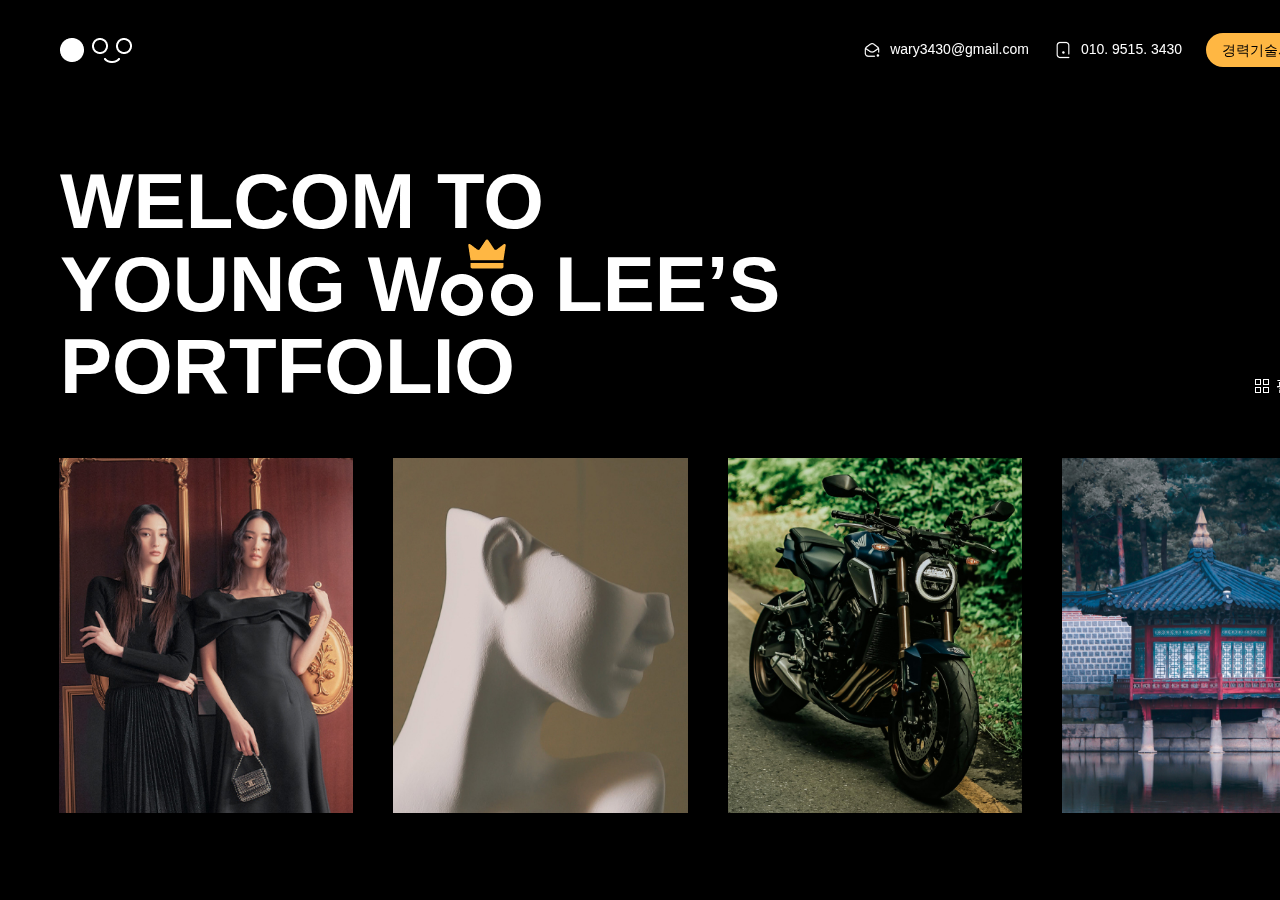
<file: index.html>
<!doctype html>
<html lang="ko">
	<head>
		<meta charset="UTF-8">
		<meta http-equiv="X-UA-Compatible" content="IE=edge">
		<meta name="viewport" content="width=device-width,initial-scale=1.0,minimum-scale=1.0,maximum-scale=1.0,user-scalable=no">
		<meta name="format-detection" content="telephone=no">
		<meta name="Author" content="">
		<meta name="Keywords" content="">
		<meta name="Description" content="">
		<!-- <meta http-equiv="refresh" content=" 3; url=sds"> -->
		<title>디자이너 이영우 포트폴리오</title>
		<meta property="og:image" content="favicon/og-image.png" />
		<meta property="og:title" content="">
		<meta property="og:description" content="">
		<link rel="apple-touch-icon" sizes="180x180" href="favicon/apple-touch-icon.png">
		<link rel="icon" type="image/png" sizes="32x32" href="favicon//favicon-32x32.png">
		<link rel="icon" type="image/png" sizes="16x16" href="favicon//favicon-16x16.png">
		<link rel="stylesheet" href="css/common.css?v=1910">
		<link rel="stylesheet" href="css/layout.css?v=1910">
		<link rel="stylesheet" href="css/swiper.css?v=1910">
		<link rel="stylesheet" href="css/aos.css">
		<script src="js/jquery-1.12.4.min.js"></script>
		<script src="js/swiper.js"></script>
		<script src="js/layout.js"></script>
		<script src="js/aos.js"></script>
	</head>
	<body>
	<style>
		body::-webkit-scrollbar {
		  display: none;
		}
		body {
		  -ms-overflow-style: none; /* 인터넷 익스플로러 */
		  scrollbar-width: none; /* 파이어폭스 */
	</style>
		<div id="wrap" style="height: 100%;background-color: #000;">
			<header id="header">
				<div class="inner">
					<h1 class="logo"><img src="images/common/logo.png" alt="로고"></h1>
					<ul class="side_info">
						<li><i class="icon i01"></i>wary3430@gmail.com</li>
						<li><i class="icon i02"></i>010. 9515. 3430</li>
						<li><a href="https://www.notion.so/78ed041dfa754d06ac8f7460d979bfc0" class="btn">경력기술서 보기</a></li>
					</ul>
				</div>
			</header>
			<section class="main_content">
				<div class="fp-tableCell">
					<div class="inner" >
						<h2 class="title" data-aos="fade-up" data-aos-duration="1000" data-aos-easing="ease-in-out">
							<span  >WELCOM TO </span><br>
							<span data-aos="fade-up" data-aos-delay="400" data-aos-duration="1000" data-aos-easing="ease-in-out">YOUNG W<i class="txt" style="background-image: url(images/main/text_woo.png);">woo</i>  LEE’S </span><br>
							<span data-aos="fade-up"data-aos-delay="800"  data-aos-duration="1000"   data-aos-easing="ease-in-out">PORTFOLIO</span>
						</h2>
						<div class="slideWrap">
							<button type="button" class="change_btn">
								<span class="txt1"><i class="i01"></i> 펼쳐보기</span>
								<span class="txt2"><i class="i02"></i> 닫기</span>
							</button>
							<div class="swiper-container">
								<div class="swiper-button-prev sd_btn"></div>
								<div class="swiper-button-next sd_btn"></div>
								<div class="swiper-wrapper">
									<div class="swiper-slide">
										<a href="sub/project01.html" class="imgBox" style="background-image: url(images/main/project_img01.jpg)">
											<span class="mask"></span>
											<div class="over_box">
												<p class="top">파견 프로젝트</p>
												<div class="title_box"><img src="images/main/project_icon01.png" alt="HANDSOME"></div>
												<p class="date">2022. 03 ~ 2022. 12</p>
											</div>
										</a>
									</div>
									<div class="swiper-slide">
										<a href="sub/project02.html" class="imgBox" style="background-image: url(images/main/project_img02.jpg);">
											<span class="mask"></span>
											<div class="over_box">
												<p class="top">제안 프로젝트</p>
												<div class="title_box"><img src="images/main/project_icon02.png" alt="홍익대학교"></div>
												<p class="date">2023. 05 ~ 2023. 05</p>
											</div>
										</a>
									</div>
									<div class="swiper-slide">
										<a href="sub/project03.html" class=" imgBox" style="background-image: url(images/main/project_img03.jpg);">
											<span class="mask"></span>
											<div class="over_box">
												<p class="top">제안 프로젝트</p>
												<div class="title_box"><img src="images/main/project_icon03.png" alt="혼다"></div>
												<p class="date">2022. 03 ~ 2022. 03</p>
											</div>
										</a>
									</div>
									<div class="swiper-slide">
										<a href="sub/project04.html" class="imgBox" style="background-image: url(images/main/project_img04.jpg)">
											<span class="mask"></span>
											<div class="over_box">
												<p class="top">제안 프로젝트</p>
												<div class="title_box"><img src="images/main/project_icon04.png" alt="바이코리아"></div>
												<p class="date">2023. 04 ~ 2023. 04</p>
											</div>
										</a>
									</div>
									<div class="swiper-slide">
										<a href="javascript:alert('준비중입니다.');" class="imgBox" style="background-image: url(images/main/project_img05.jpg)">
											<span class="mask"></span>
											<div class="over_box">
												<p class="top">파견 프로젝트</p>
												<div class="title_box"><img src="images/main/project_icon05.png" alt="EQL"></div>
												<p class="date">2022. 12 ~ 2023. 02</p>
											</div>
										</a>
									</div>
									<div class="swiper-slide">
										<a href="javascript:alert('준비중입니다.');" class="imgBox" style="background-image: url(images/main/project_img06.jpg)">
											<span class="mask"></span>
											<div class="over_box">
												<p class="top">파견 프로젝트</p>
												<div class="title_box"><img src="images/main/project_icon06.png" alt="하나투어비즈니스"></div>
												<p class="date">2022. 03 ~ 2023. 04</p>
											</div>
										</a>
									</div>
									<div class="swiper-slide">
										<a href="javascript:alert('준비중입니다.');" class="imgBox" style="background-image: url(images/main/project_img07.jpg)">
											<span class="mask"></span>
											<div class="over_box">
												<p class="top">파견 프로젝트</p>
												<div class="title_box"><img src="images/main/project_icon07.png" alt="우리WON카"></div>
												<p class="date">2021. 10 ~ 2021. 12</p>
											</div>
										</a>
									</div>
									<div class="swiper-slide">
										<a href="javascript:alert('준비중입니다.');" class="imgBox" style="background-image: url(images/main/project_img08.jpg)">
											<span class="mask"></span>
											<div class="over_box">
												<p class="top">제안 프로젝트</p>
												<div class="title_box"><img src="images/main/project_icon08.png" alt="파리바게트"></div>
												<p class="date">2022. 04 ~ 2022. 04</p>
											</div>
										</a>
									</div>
									<div class="swiper-slide">
										<a href="javascript:alert('준비중입니다.');" class="imgBox" style="background-image: url(images/main/project_img12.jpg)">
											<span class="mask"></span>
											<div class="over_box">
												<p class="top">파견 프로젝트</p>
												<div class="title_box"><img src="images/main/project_icon12.png" alt="농협투자증권"></div>
												<p class="date">2021. 04 ~ 2021. 04</p>
											</div>
										</a>
									</div>
									<div class="swiper-slide">
										<a href="javascript:alert('준비중입니다.');" class="imgBox" style="background-image: url(images/main/project_img09.jpg)">
											<span class="mask"></span>
											<div class="over_box">
												<p class="top">파견 프로젝트</p>
												<div class="title_box"><img src="images/main/project_icon09.png" alt="숙명여자대학교"></div>
												<p class="date">2023. 03 ~ 2023. 03</p>
											</div>
										</a>
									</div>
									<div class="swiper-slide">
										<a href="javascript:alert('준비중입니다.');" class="imgBox" style="background-image: url(images/main/project_img10.jpg)">
											<span class="mask"></span>
											<div class="over_box">
												<p class="top">파견 프로젝트</p>
												<div class="title_box"><img src="images/main/project_icon10.png" alt="숭의여자대학교"></div>
												<p class="date">2023. 03 ~ 2023. 06</p>
											</div>
										</a>
									</div>
									<div class="swiper-slide">
										<a href="javascript:alert('준비중입니다.');" class="imgBox" style="background-image: url(images/main/project_img11.jpg)">
											<span class="mask"></span>
											<div class="over_box">
												<p class="top">파견 프로젝트</p>
												<div class="title_box"><img src="images/main/project_icon11.png" alt="영남대학교"></div>
												<p class="date">2021. 06 ~ 2021. 09</p>
											</div>
										</a>
									</div>
									<a href="javascript:alert('준비중입니다.');" class="swiper-slide imgBox" style="background-image: url(images/main/project_img04.png);"></a>
								</div>
							</div><!-- swiper-container -->
							<div class="slide_list">
								<a href="sub/project01.html" class="imgBox" style="background-image: url(images/main/project_img01.jpg)">
										<span class="mask"></span>
										<div class="over_box">
											<p class="top">파견 프로젝트</p>
											<div class="title_box"><img src="images/main/project_icon01.png" alt="HANDSOME"></div>
											<p class="date">2022. 04 ~ 2022. 12</p>
										</div>
									</a>
									<a href="sub/project02.html" class="imgBox" style="background-image: url(images/main/project_img02.jpg);">
										<span class="mask"></span>
										<div class="over_box">
											<p class="top">제안 프로젝트</p>
											<div class="title_box"><img src="images/main/project_icon02.png" alt="홍익대학교"></div>
											<p class="date">2023. 05 ~ 2023. 05</p>
										</div>
									</a>
									<a href="sub/project03.html" class="imgBox" style="background-image: url(images/main/project_img03.jpg);">
										<span class="mask"></span>
										<div class="over_box">
											<p class="top">제안 프로젝트</p>
											<div class="title_box"><img src="images/main/project_icon03.png" alt="혼다"></div>
											<p class="date">2022. 03 ~ 2022. 03</p>
										</div>
									</a>
									<a href="sub/project04.html" class="imgBox" style="background-image: url(images/main/project_img04.jpg)">
										<span class="mask"></span>
										<div class="over_box">
											<p class="top">제안 프로젝트</p>
											<div class="title_box"><img src="images/main/project_icon04.png" alt="바이코리아"></div>
											<p class="date">2023. 04 ~ 2023. 04</p>
										</div>
									</a>
									<a href="javascript:alert('준비중입니다.');" class="imgBox" style="background-image: url(images/main/project_img05.jpg)">
										<span class="mask"></span>
										<div class="over_box">
											<p class="top">파견 프로젝트</p>
											<div class="title_box"><img src="images/main/project_icon05.png" alt="EQL"></div>
											<p class="date">2022. 12 ~ 2023. 02</p>
										</div>
									</a>
									<a href="javascript:alert('준비중입니다.');" class="imgBox" style="background-image: url(images/main/project_img06.jpg)">
										<span class="mask"></span>
										<div class="over_box">
											<p class="top">파견 프로젝트</p>
											<div class="title_box"><img src="images/main/project_icon06.png" alt="하나투어비지니스"></div>
											<p class="date">2022. 03 ~ 2023. 04</p>
										</div>
									</a>
									<a href="javascript:alert('준비중입니다.');" class="imgBox" style="background-image: url(images/main/project_img07.jpg)">
										<span class="mask"></span>
										<div class="over_box">
											<p class="top">파견 프로젝트</p>
											<div class="title_box"><img src="images/main/project_icon07.png" alt="우리WON카"></div>
											<p class="date">2021. 10 ~ 2021. 12</p>
										</div>
									</a>
									<a href="javascript:alert('준비중입니다.');" class="imgBox" style="background-image: url(images/main/project_img08.jpg)">
										<span class="mask"></span>
										<div class="over_box">
											<p class="top">제안 프로젝트</p>
											<div class="title_box"><img src="images/main/project_icon08.png" alt="파리바게트"></div>
											<p class="date">2022. 04 ~ 2022. 04</p>
										</div>
									</a>


									<a href="javascript:alert('준비중입니다.');" class="imgBox" style="background-image: url(images/main/project_img12.jpg)">
										<span class="mask"></span>
										<div class="over_box">
											<p class="top">파견 프로젝트</p>
											<div class="title_box"><img src="images/main/project_icon12.png" alt="농협투자증권"></div>
											<p class="date">2023. 03 ~ 2023. 03</p>
										</div>
									</a>


									<a href="javascript:alert('준비중입니다.');" class="imgBox" style="background-image: url(images/main/project_img09.jpg)">
										<span class="mask"></span>
										<div class="over_box">
											<p class="top">파견 프로젝트</p>
											<div class="title_box"><img src="images/main/project_icon09.png" alt="숙명여자대락교"></div>
											<p class="date">2023. 03 ~ 2023. 03</p>
										</div>
									</a>
									<a href="javascript:alert('준비중입니다.');" class="imgBox" style="background-image: url(images/main/project_img10.jpg)">
										<span class="mask"></span>
										<div class="over_box">
											<p class="top">파견 프로젝트</p>
											<div class="title_box"><img src="images/main/project_icon10.png" alt="숭의여자대학교"></div>
											<p class="date">2023. 03 ~ 2023. 06</p>
										</div>
									</a>
									<a href="javascript:alert('준비중입니다.');" class="imgBox" style="background-image: url(images/main/project_img11.jpg)">
										<span class="mask"></span>
										<div class="over_box">
											<p class="top">파견 프로젝트</p>
											<div class="title_box"><img src="images/main/project_icon11.png" alt="영남대학교"></div>
											<p class="date">2021. 06 ~ 2021. 09</p>
										</div>
									</a>
									<a href="javascript:alert('준비중입니다.');" class="imgBox" style="background-image: url(images/main/project_img04.png);"></a>
							</div>

						</div>
					</div><!-- inner -->
				</div><!-- fp-tableCell -->
			</section>
		<div>
		<script>
				 AOS.init();
			/* 비쥬얼 슬라이드 */
				var swiperVisual = new Swiper('.swiper-container', {
					slidesPerView: 4.13,
					spaceBetween: 40,
					slidesPerGroup:1,
					//touchRatio: 20,
					//watchActiveIndex: false,
					speed:600,
					//loop: true, 
					//autoplay:{
					// delay:3000,
					//},
					navigation: {
					nextEl: '.swiper-button-next',
					prevEl: '.swiper-button-prev',
				  },
					keyboard: {
					enabled: true,
				  },
				});

				$('.change_btn').on('click', function () {
					$('.swiper-container').toggleClass('blind');
					$('.slide_list').toggle();
					$('.txt1, .txt2').toggle();
				});

		
		</script>
	</body>
</html>
</file>
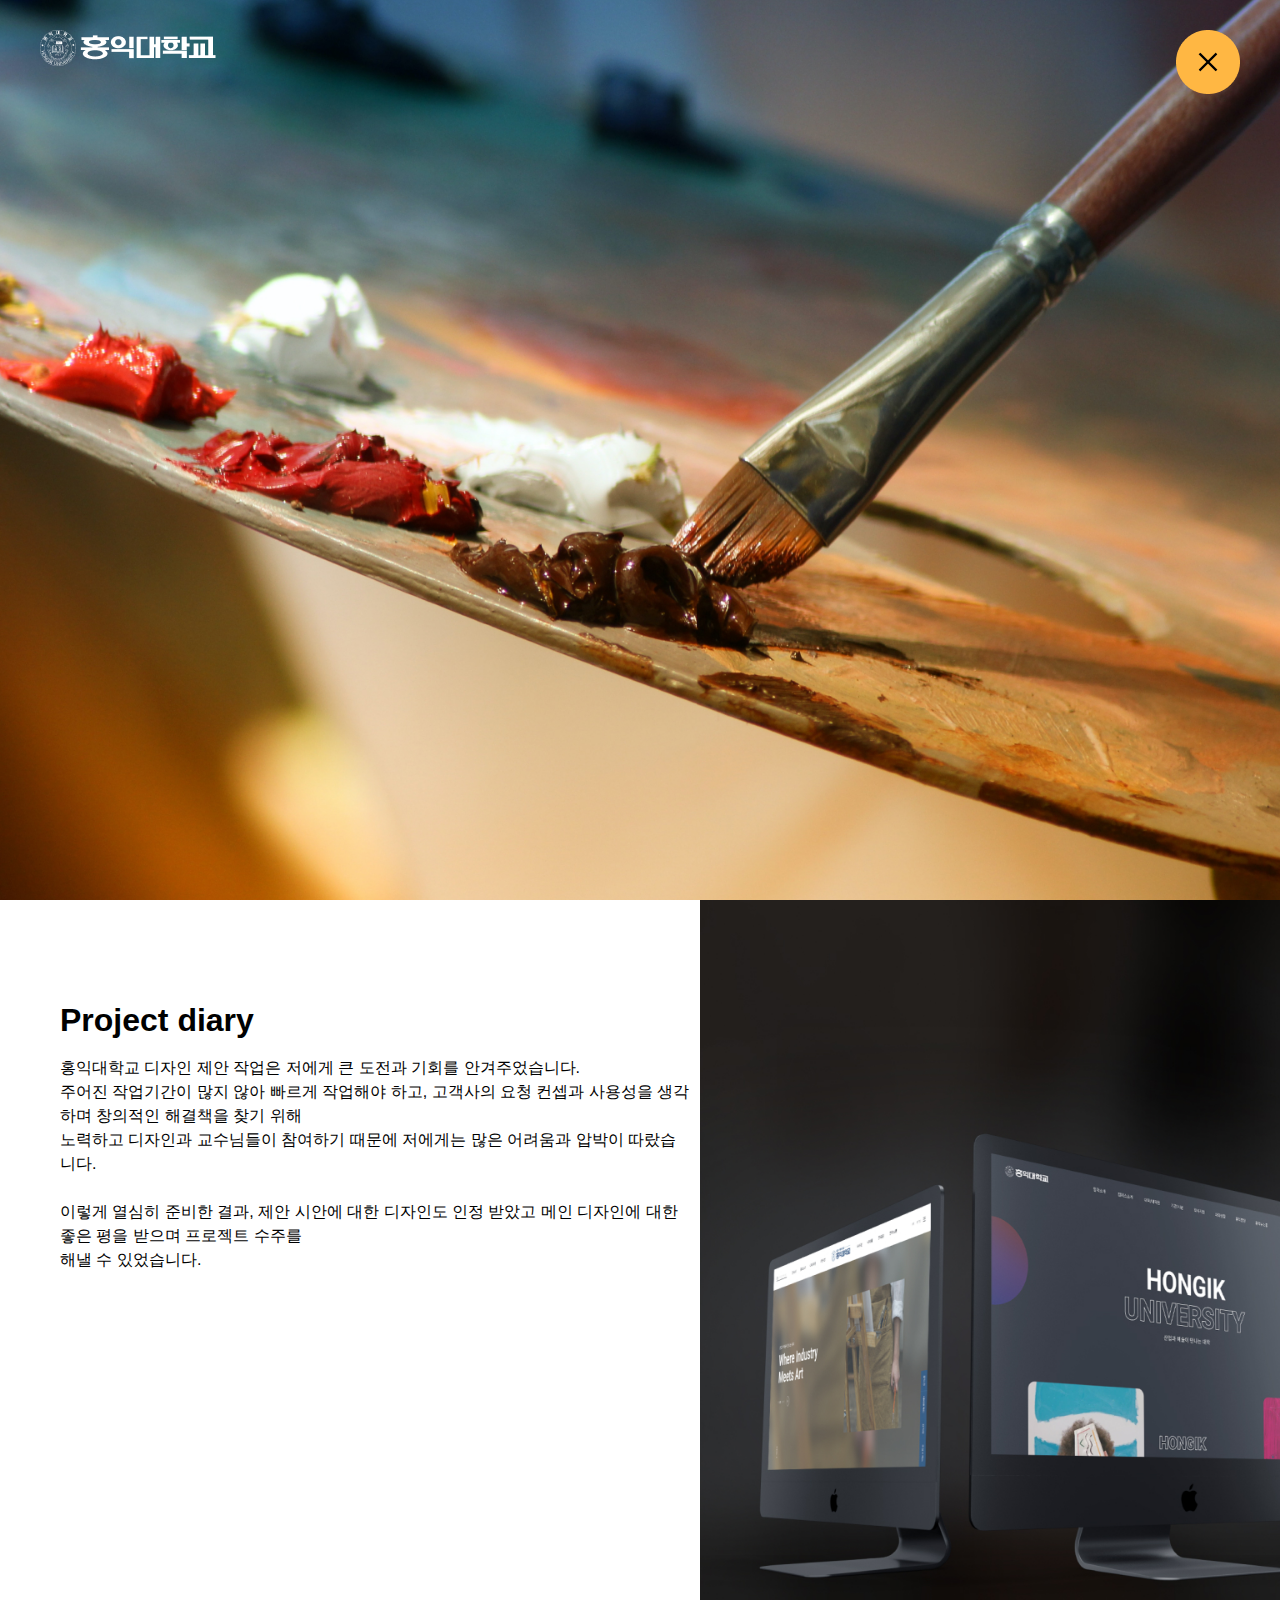
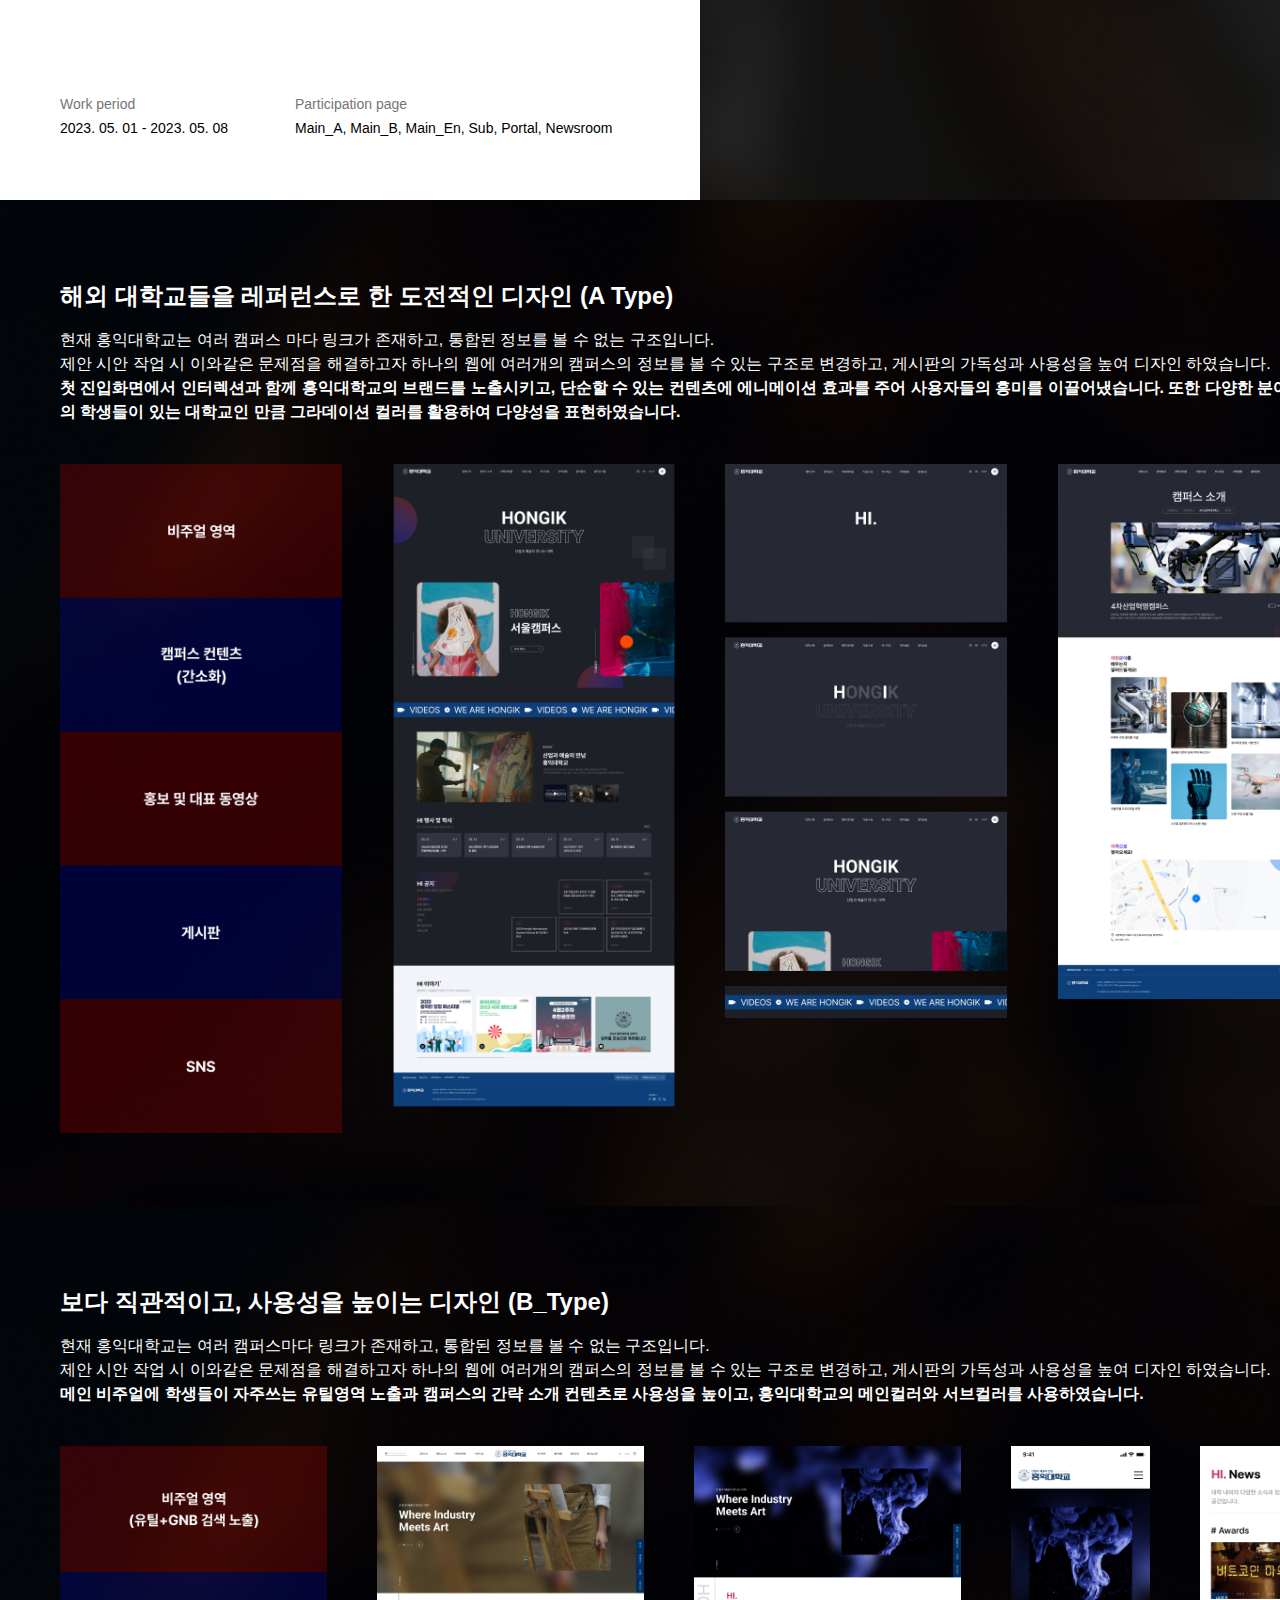
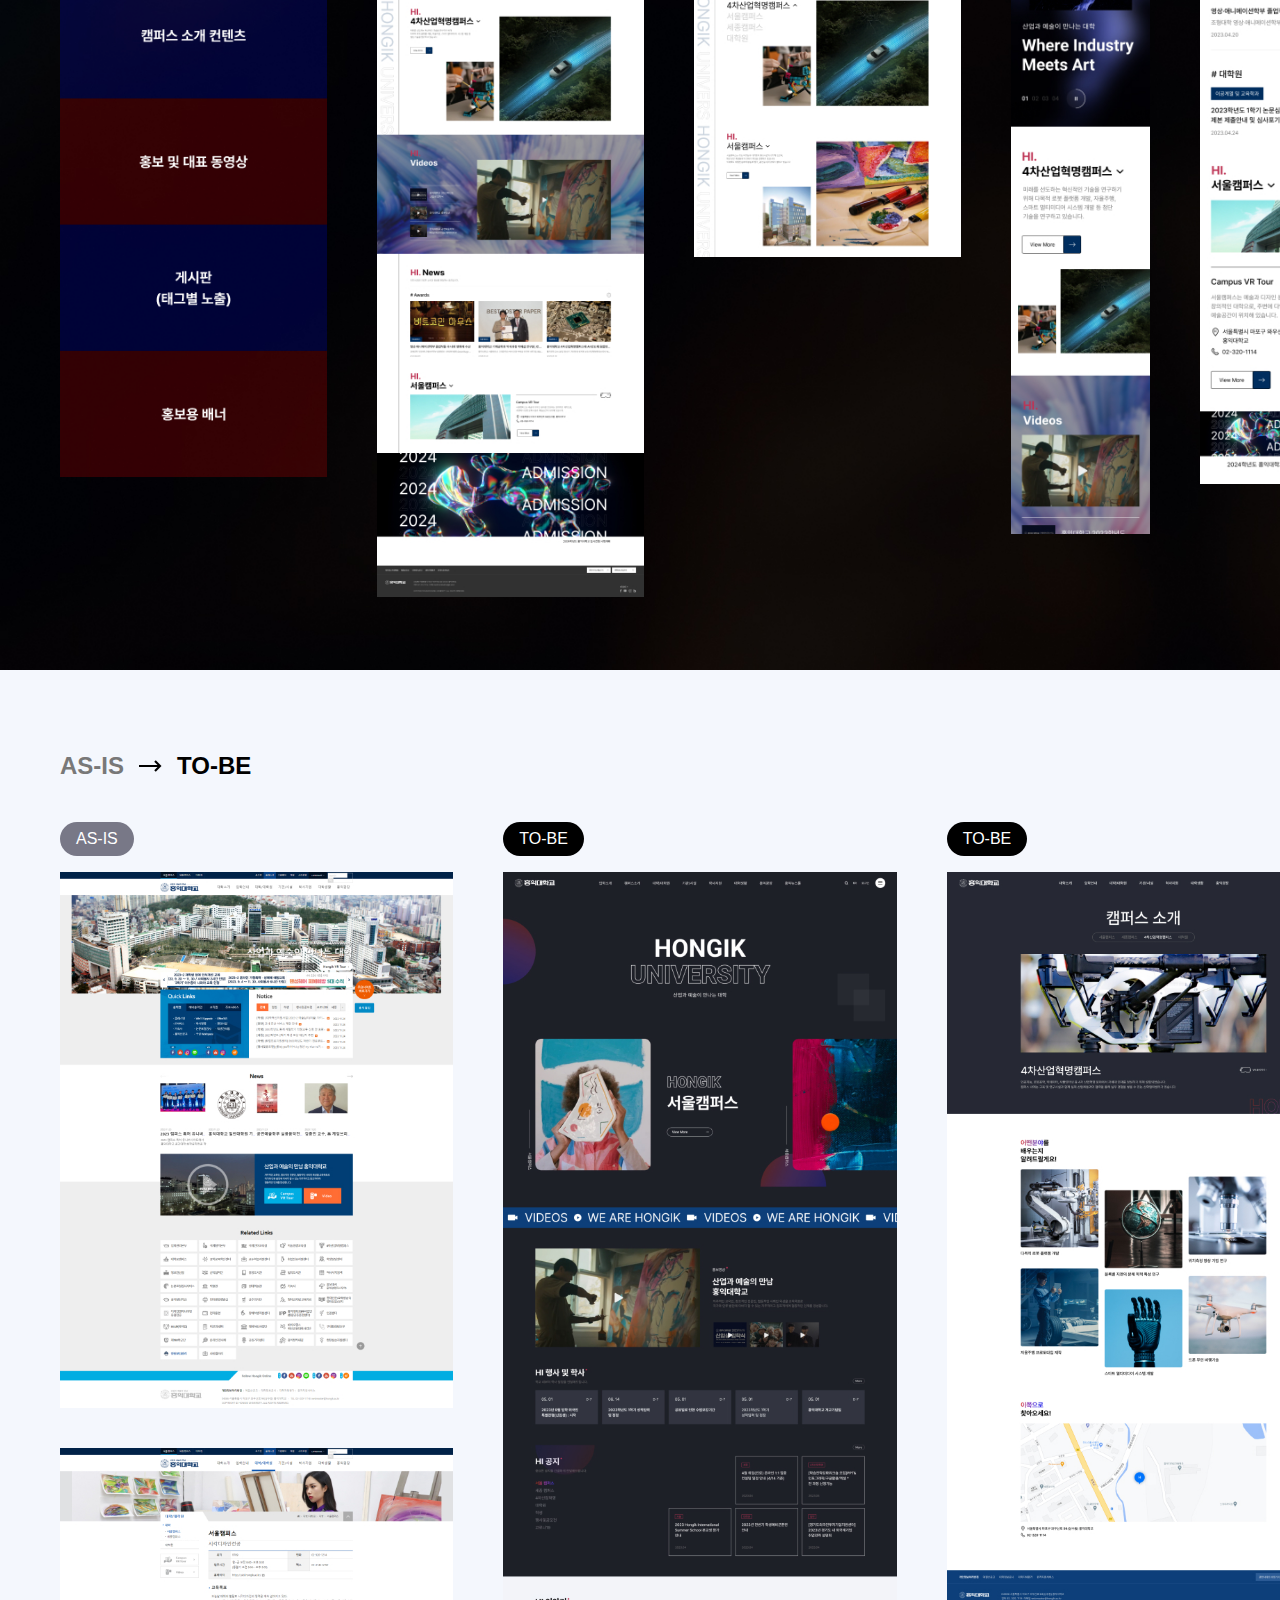
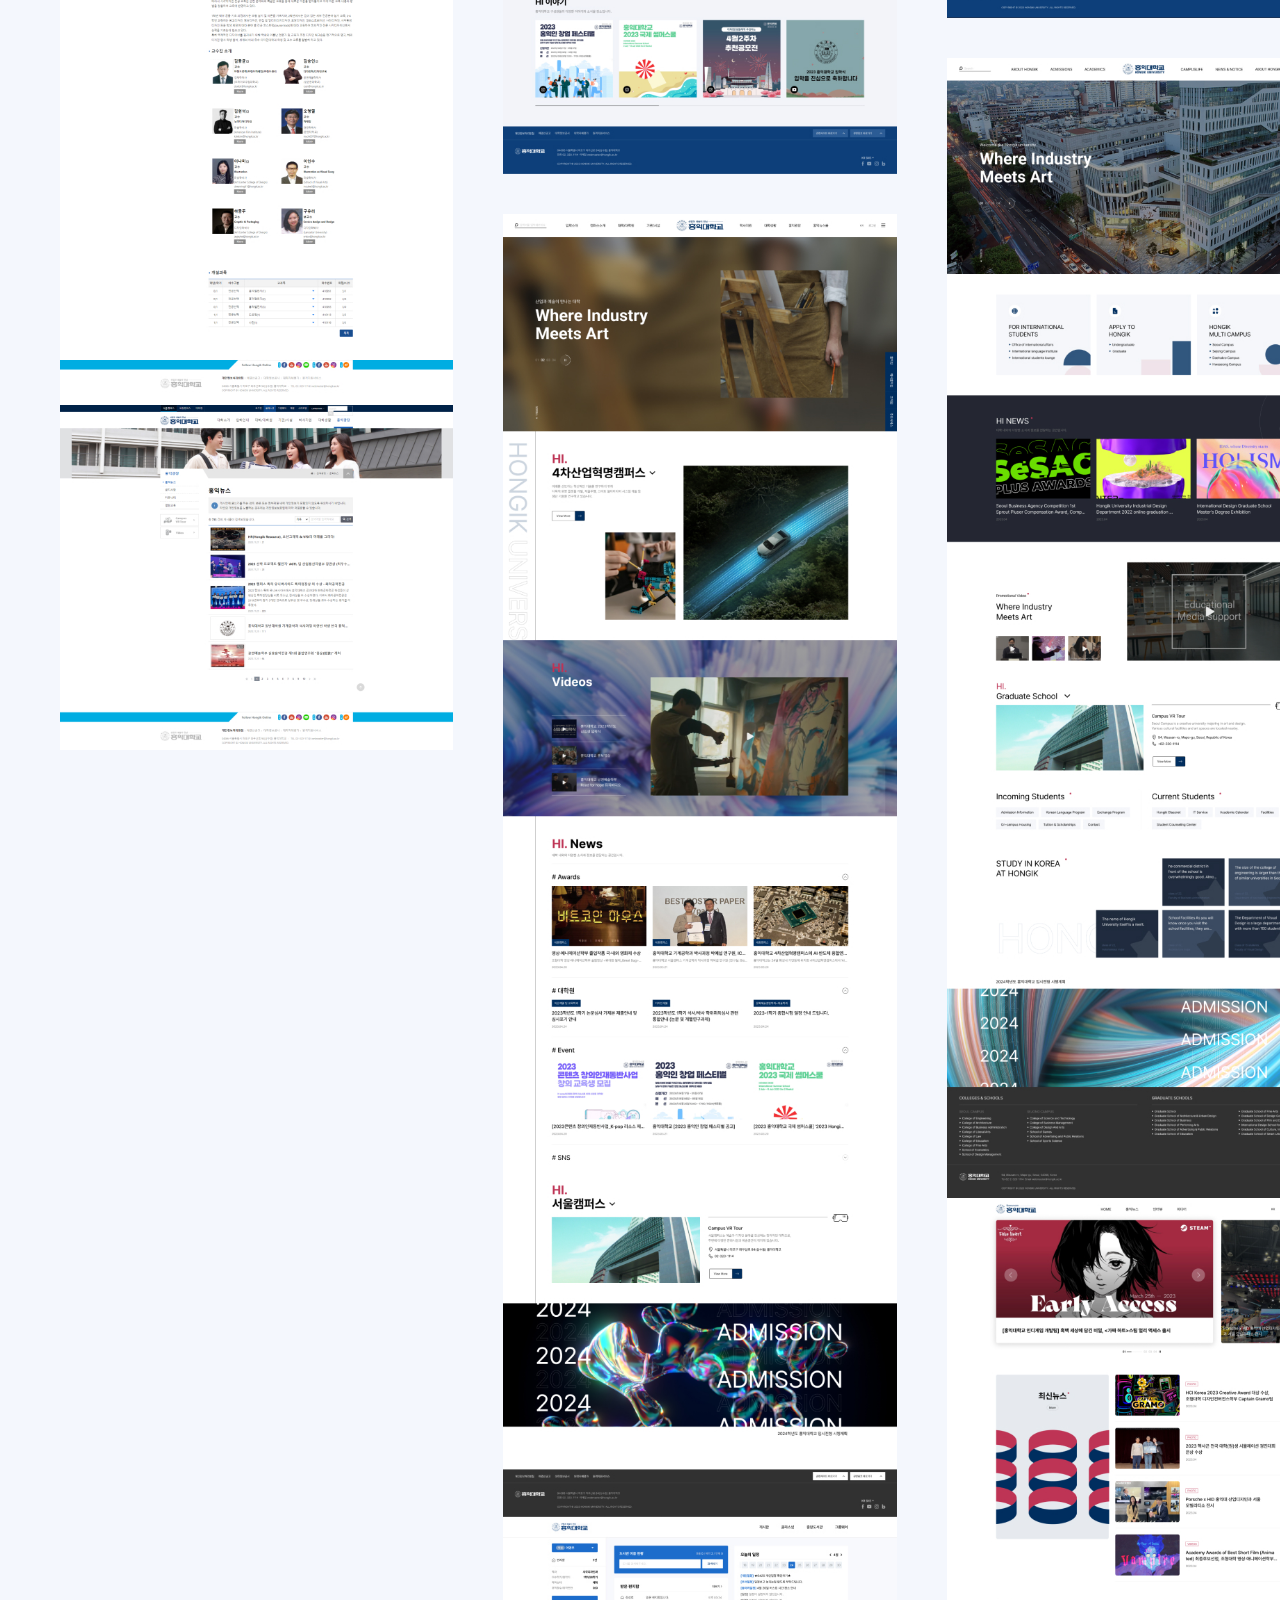
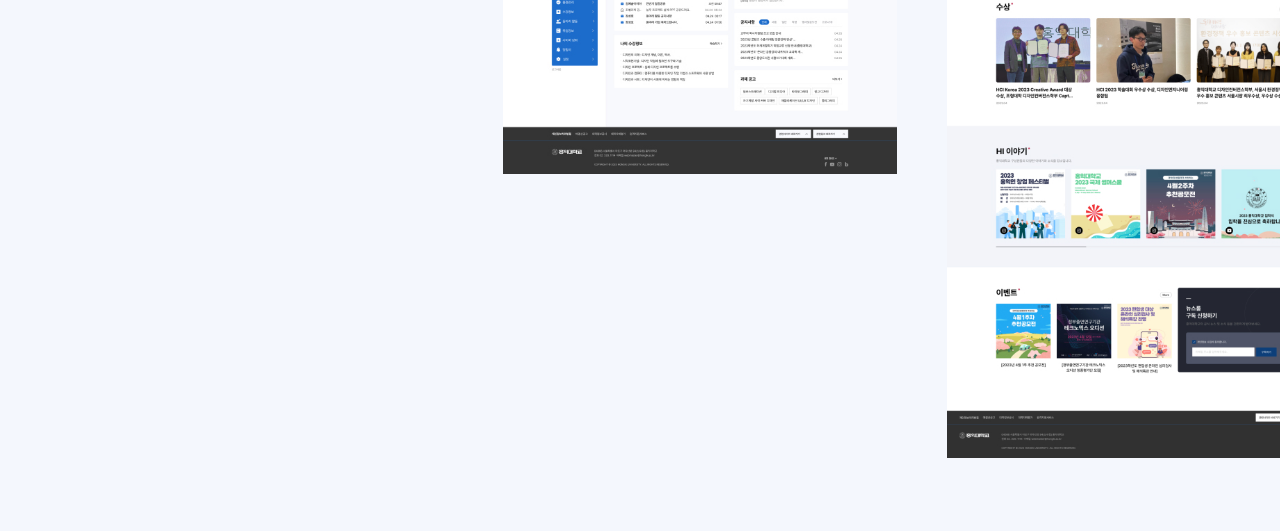
<file: sub/project02.html>
<!doctype html>
<html lang="ko">
	<head>
		<meta charset="UTF-8">
		<meta http-equiv="X-UA-Compatible" content="IE=edge">
		<meta name="viewport" content="width=device-width,initial-scale=1.0,minimum-scale=1.0,maximum-scale=1.0,user-scalable=no">
		<meta name="format-detection" content="telephone=no">
		<meta name="Author" content="">
		<meta name="Keywords" content="">
		<meta name="Description" content="">
		<title>디자이너 이영우 포트폴리오</title>
		<meta property="og:image" content="../favicon/og-image.png" />
		<meta property="og:title" content="">
		<meta property="og:description" content="">
		<link rel="apple-touch-icon" sizes="180x180" href="../favicon/apple-touch-icon.png">
		<link rel="icon" type="image/png" sizes="32x32" href="../favicon//favicon-32x32.png">
		<link rel="icon" type="image/png" sizes="16x16" href="../favicon//favicon-16x16.png">
		<link rel="stylesheet" href="../css/common.css?v=1910">
		<link rel="stylesheet" href="../css/layout.css?v=1910">
		<link rel="stylesheet" href="../css/swiper.css?v=1910">
		<script src="../js/jquery-1.12.4.min.js"></script>
		<script src="../js/swiper.js"></script>
		<script src="../js/layout.js"></script>
	</head>
	<body>
		<div id="wrap">
			<section class="intro">
				<div class="logo"><img src="../images/sub/pj2_logo.png" alt="홍익대학교"></div>
				<img src="../images/sub/pj2_intro.jpg" alt="홍익대학교">
			</section>
			<section class="infoContent">
				<div class="info_wrap">
					<div class="left_area">
						<div class="textBox">
							<h2 class="title">Project diary</h2>
							<p class="text">
								홍익대학교 디자인 제안 작업은 저에게 큰 도전과 기회를 안겨주었습니다.  <br>
								주어진 작업기간이 많지 않아 빠르게 작업해야 하고, 고객사의 요청 컨셉과 사용성을 생각하며 창의적인 해결책을 찾기 위해 <br>
								노력하고 디자인과 교수님들이 참여하기 때문에 저에게는 많은 어려움과 압박이 따랐습니다.<br><br>
								이렇게 열심히 준비한 결과, 제안 시안에 대한 디자인도 인정 받았고 메인 디자인에 대한 좋은 평을 받으며 프로젝트 수주를<br> 해낼 수 있었습니다.
							</p>
						</div>
						<div class="foot_info">
							<dl class="c_01">
								<dt>Work period</dt>
								<dd>Participation page</dd>
							</dl>
							<dl>
								<dt>2023. 05. 01 - 2023. 05. 08</dt>
								<dd>Main_A, Main_B, Main_En, Sub, Portal, Newsroom</dd>
							</dl>
						</div>
					</div>
					<div class="right_area" style="background-image: url(../images/sub/project_visual02.jpg);"></div>
				</div>
			</section>
			<section class="infoContent typeFull blackTheme" style="background-image: url(../images/sub/pj2_bg01.jpg);">
				<div class="info_wrap">
					<div class="full_area">
						<div class="textBox">
							<h3 class="title2">해외 대학교들을 레퍼런스로 한 도전적인 디자인 (A Type)</h3>
							<p class="text">
								현재 홍익대학교는 여러 캠퍼스 마다 링크가 존재하고, 통합된 정보를 볼 수 없는 구조입니다. <br>
								제안 시안 작업 시 이와같은 문제점을 해결하고자 하나의 웹에 여러개의 캠퍼스의 정보를 볼 수 있는 구조로 변경하고, 게시판의 가독성과 사용성을 높여 디자인 하였습니다. <br>
								<strong>첫 진입화면에서 인터렉션과 함께 홍익대학교의 브랜드를 노출시키고, 단순할 수 있는 컨텐츠에 에니메이션 효과를 주어 사용자들의 흥미를 이끌어냈습니다. 또한 다양한 분야, 인종의 학생들이 있는 대학교인 만큼 그라데이션 컬러를 활용하여 다양성을 표현하였습니다.</strong>
								
							</p>
						</div>
						<ul class="img_list w_300">
							<li><img src="../images/sub/Pj2_list01.jpg" alt="컨셉시안 이미지"></li>
							<li><img src="../images/sub/Pj2_list02.jpg" alt="컨셉시안 이미지"></li>
							<li><img src="../images/sub/Pj2_list03.jpg" alt="컨셉시안 이미지"></li>
							<li><img src="../images/sub/Pj2_list04.jpg" alt="컨셉시안 이미지"></li>
						</ul>
					</div>
				</div><!-- info_wrap -->
			</section>
			<section class="infoContent typeFull blackTheme" style="background-image: url(../images/sub/pj2_bg01.jpg);">
				<div class="info_wrap">
					<div class="full_area">
						<div class="textBox">
							<h3 class="title2">보다 직관적이고, 사용성을 높이는 디자인 (B_Type)</h3>
							<p class="text">
								현재 홍익대학교는 여러 캠퍼스마다 링크가 존재하고, 통합된 정보를 볼 수 없는 구조입니다. <br>
								제안 시안 작업 시 이와같은 문제점을 해결하고자 하나의 웹에 여러개의 캠퍼스의 정보를 볼 수 있는 구조로 변경하고, 게시판의 가독성과 사용성을 높여 디자인 하였습니다.<br>
								<strong>메인 비주얼에 학생들이 자주쓰는 유틸영역 노출과 캠퍼스의 간략 소개 컨텐츠로 사용성을 높이고, 홍익대학교의 메인컬러와 서브컬러를 사용하였습니다.</strong>
							</p>
						</div>
						<ul class="img_list">
							<li><img src="../images/sub/Pj2_list05.jpg" alt="컨셉시안 이미지"></li>
							<li><img src="../images/sub/Pj2_list06.jpg" alt="컨셉시안 이미지"></li>
							<li><img src="../images/sub/Pj2_list07.jpg" alt="컨셉시안 이미지"></li>
							<li><img src="../images/sub/Pj2_list08.jpg" alt="컨셉시안 이미지"></li>
							<li><img src="../images/sub/Pj2_list09.jpg" alt="컨셉시안 이미지"></li>
						</ul>
					</div>
				</div><!-- info_wrap -->
			</section>
			
			<section class="infoContent typeFull " style="background-color: #F4F7FD;">
				<div class="info_wrap">
					<div class="full_area">
						<div class="textBox">
							<h3 class="title2"><span class="gray">AS-IS</span><i class="right"></i>TO-BE</h3>
						</div> 
						<style>
							
						</style>
						<ul class="img_list">
							<li>
								<div class="titBox"><span>AS-IS</span></div>
								<img src="../images/sub/Pj2_list2_01.jpg" alt="컨셉시안 이미지">
								<img src="../images/sub/Pj2_list2_02.jpg" alt="컨셉시안 이미지">
								<img src="../images/sub/Pj2_list2_03.jpg" alt="컨셉시안 이미지">
							</li>
							<li>
								<div class="titBox be"><span>TO-BE</span></div>
								<img src="../images/sub/Pj2_list2_04.jpg" alt="컨셉시안 이미지">
								<img src="../images/sub/Pj2_list2_05.jpg" alt="컨셉시안 이미지">
								<img src="../images/sub/Pj2_list2_06.jpg" alt="컨셉시안 이미지">
							</li>
							<li>
								<div class="titBox be"><span>TO-BE</span></div>
								<img src="../images/sub/Pj2_list2_07.jpg" alt="컨셉시안 이미지">
								<img src="../images/sub/Pj2_list2_08.jpg" alt="컨셉시안 이미지">
								<img src="../images/sub/Pj2_list2_09.jpg" alt="컨셉시안 이미지">
							</li>
					</div>
				</div><!-- info_wrap -->
			</section>
			<div class="btnClose">
				<a href="../" class="btn"><img src="../images/sub/btn_close.png" alt="뒤로가기"></a>
			</div>
		</div><!-- wrap -->
	</body>
</html>
</file>
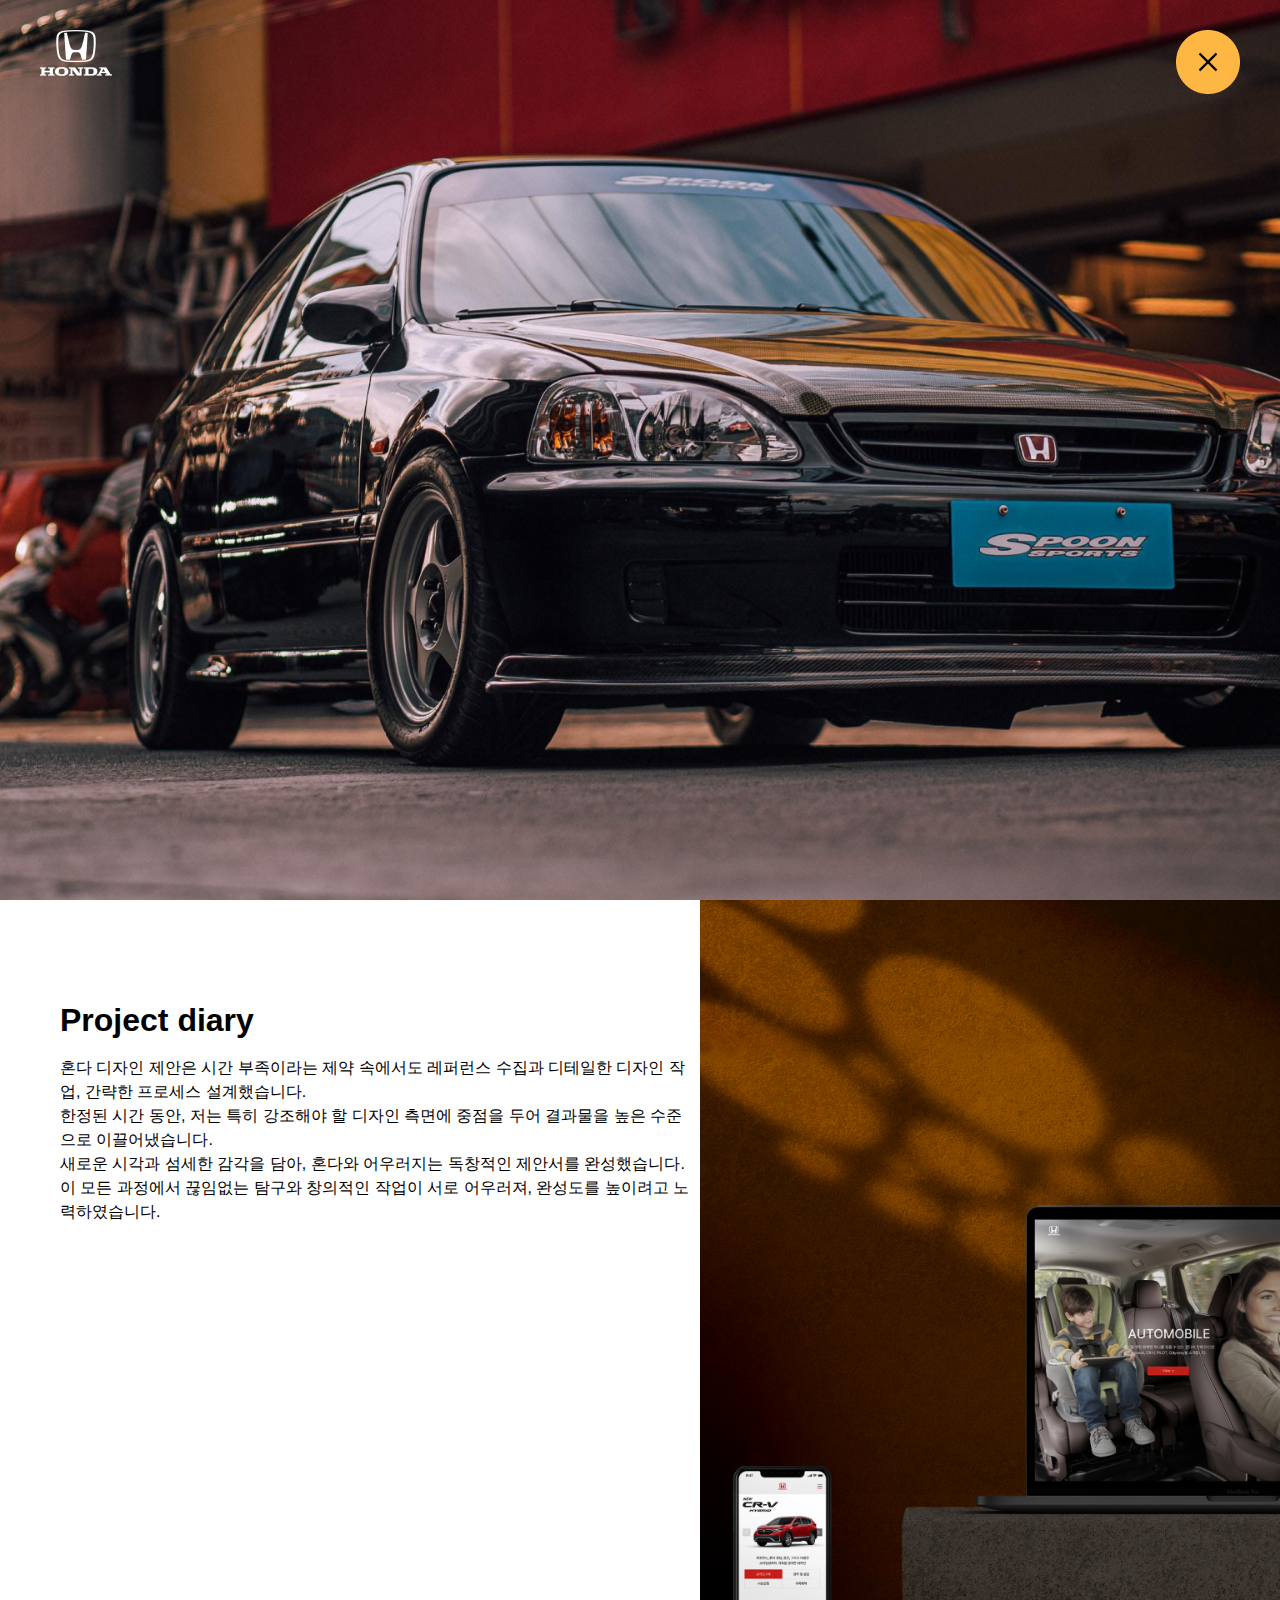
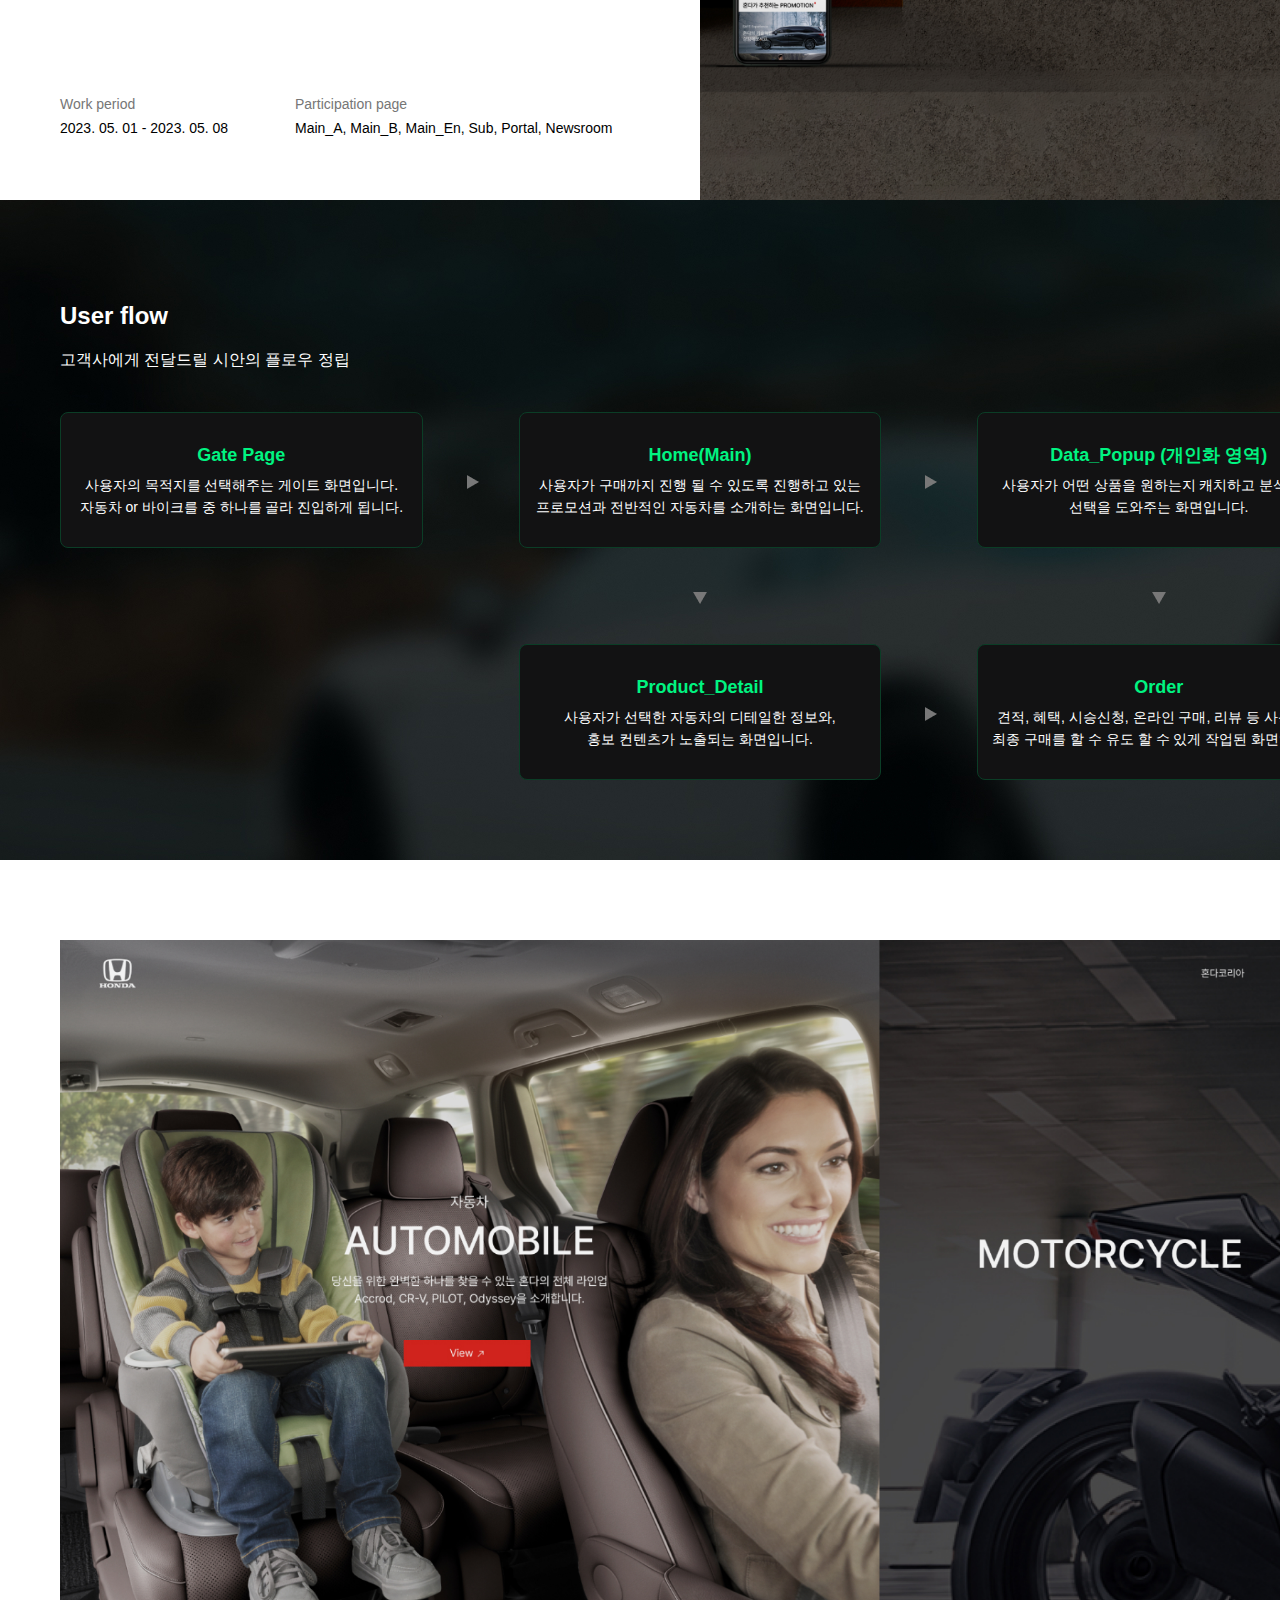
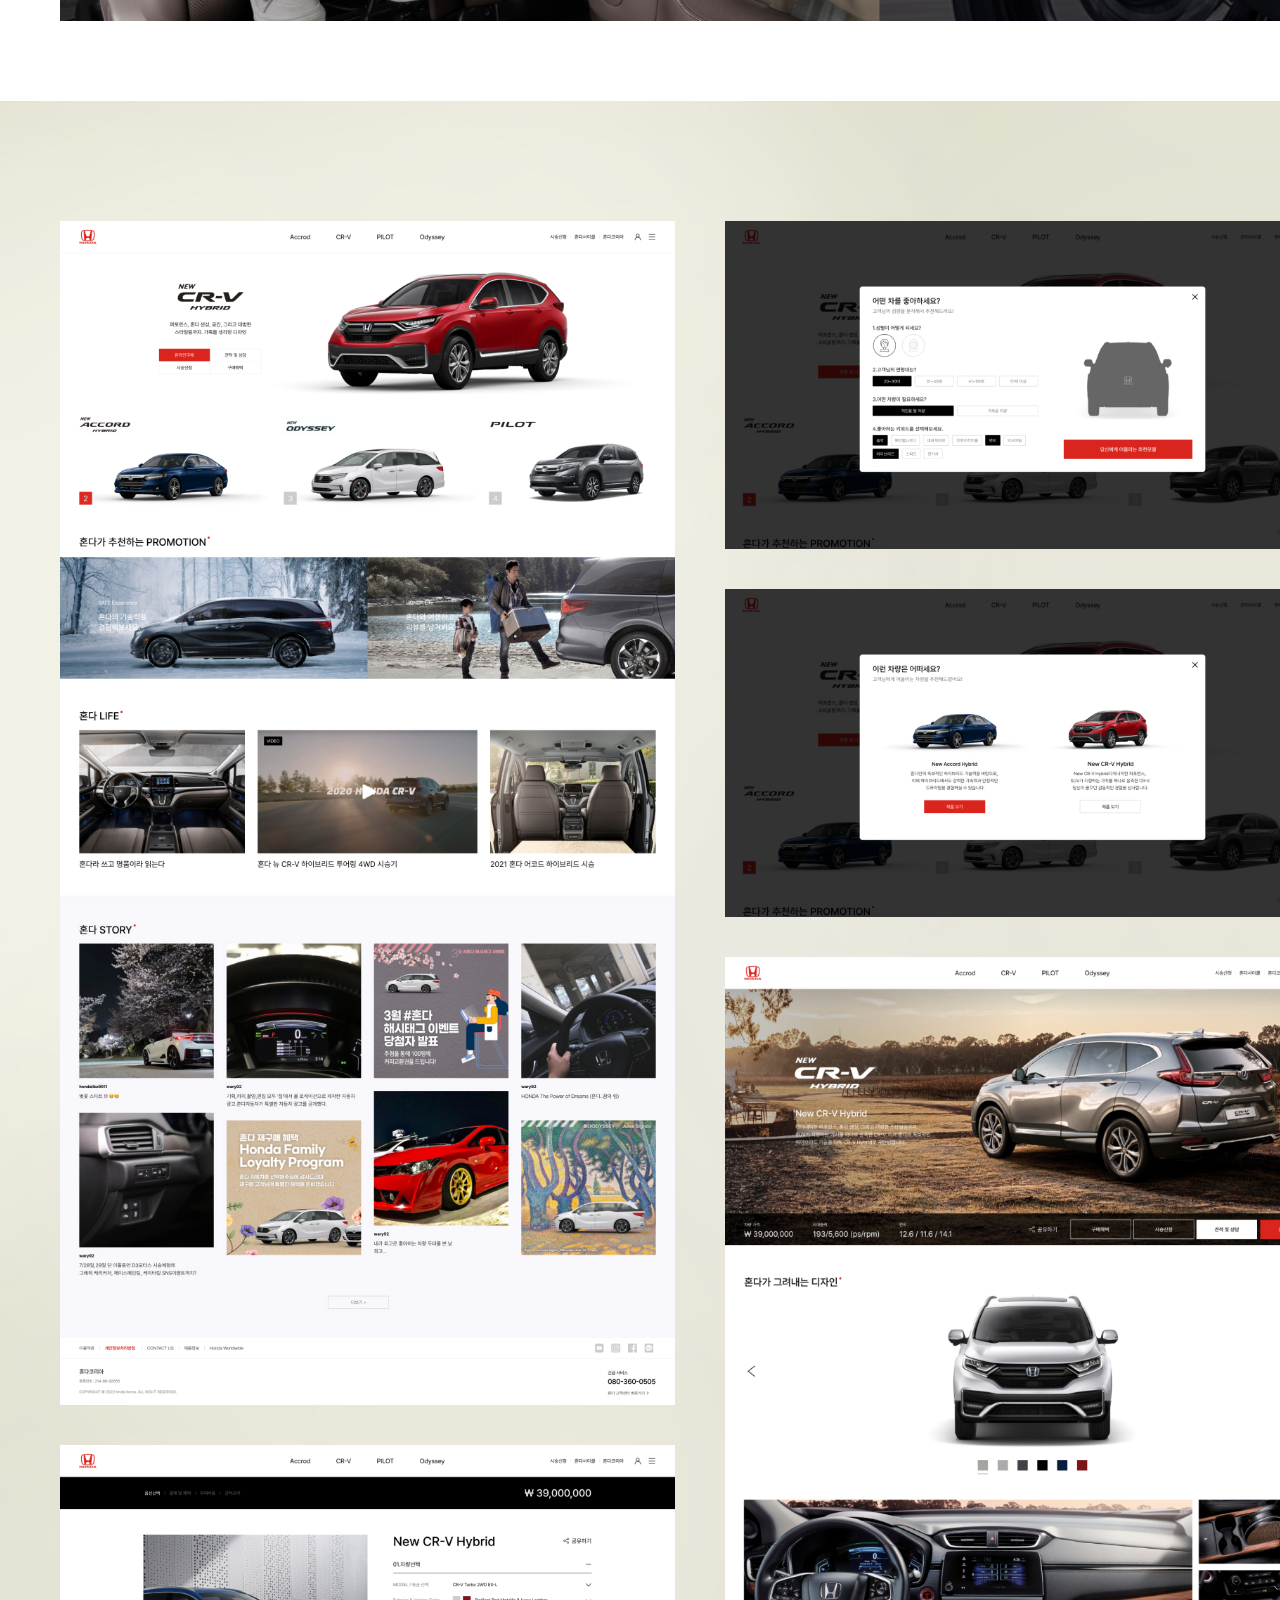
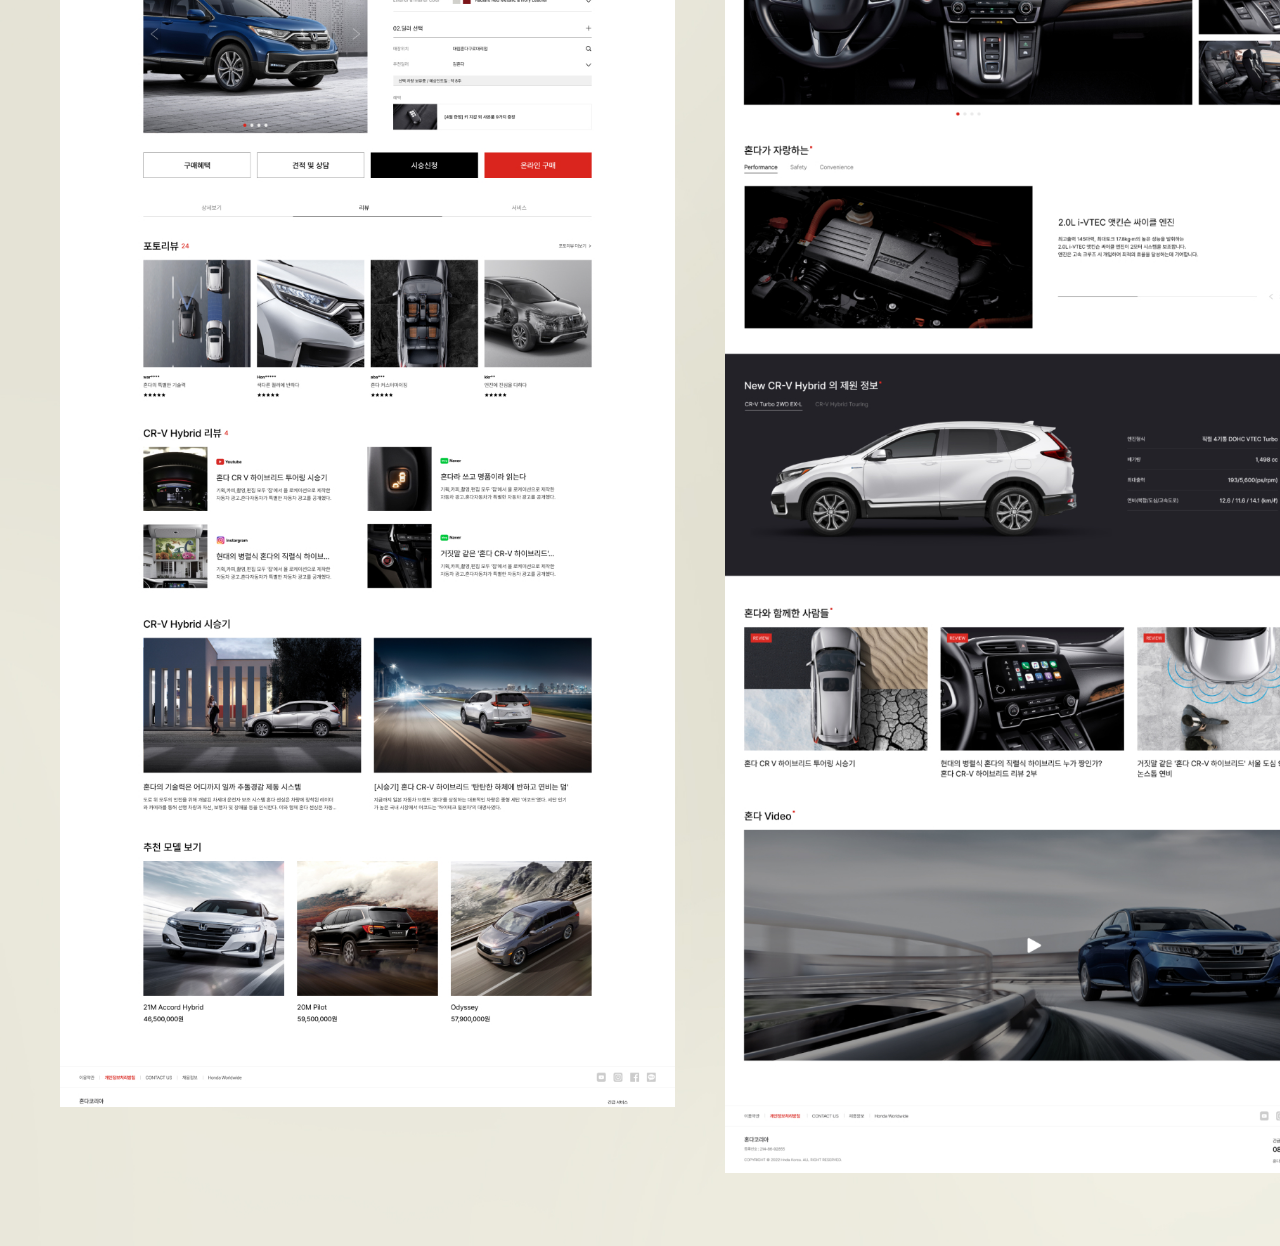
<file: sub/project03.html>
<!doctype html>
<html lang="ko">
	<head>
		<meta charset="UTF-8">
		<meta http-equiv="X-UA-Compatible" content="IE=edge">
		<meta name="viewport" content="width=device-width,initial-scale=1.0,minimum-scale=1.0,maximum-scale=1.0,user-scalable=no">
		<meta name="format-detection" content="telephone=no">
		<meta name="Author" content="">
		<meta name="Keywords" content="">
		<meta name="Description" content="">
		<title>디자이너 이영우 포트폴리오</title>
		<meta property="og:image" content="../favicon/og-image.png" />
		<meta property="og:title" content="">
		<meta property="og:description" content="">
		<link rel="apple-touch-icon" sizes="180x180" href="../favicon/apple-touch-icon.png">
		<link rel="icon" type="image/png" sizes="32x32" href="../favicon//favicon-32x32.png">
		<link rel="icon" type="image/png" sizes="16x16" href="../favicon//favicon-16x16.png">
		<link rel="stylesheet" href="../css/common.css?v=1910">
		<link rel="stylesheet" href="../css/layout.css?v=1910">
		<link rel="stylesheet" href="../css/swiper.css?v=1910">
		<script src="../js/jquery-1.12.4.min.js"></script>
		<script src="../js/swiper.js"></script>
		<script src="../js/layout.js"></script>
	</head>
	<body>
		<div id="wrap">
			<section class="intro">
				<div class="logo"><img src="../images/sub/pj3_logo.png" alt="혼다"></div>
				<img src="../images/sub/pj3_intro.jpg" alt="혼다">
			</section>
			<section class="infoContent">
				<div class="info_wrap">
					<div class="left_area">
						<div class="textBox">
							<h2 class="title">Project diary</h2>
							<p class="text">
								혼다 디자인 제안은 시간 부족이라는 제약 속에서도 레퍼런스 수집과 디테일한 디자인 작업, 간략한 프로세스 설계했습니다.  <br>
								한정된 시간 동안, 저는 특히 강조해야 할 디자인 측면에 중점을 두어 결과물을 높은 수준으로 이끌어냈습니다. <br>
								새로운 시각과 섬세한 감각을 담아, 혼다와 어우러지는 독창적인 제안서를 완성했습니다. <br>
								이 모든 과정에서 끊임없는 탐구와 창의적인 작업이 서로 어우러져, 완성도를 높이려고 노력하였습니다.
							</p>
						</div>
						<div class="foot_info">
							<dl class="c_01">
								<dt>Work period</dt>
								<dd>Participation page</dd>
							</dl>
							<dl>
								<dt>2023. 05. 01 - 2023. 05. 08</dt>
								<dd>Main_A, Main_B, Main_En, Sub, Portal, Newsroom</dd>
							</dl>
						</div>
					</div>
					<div class="right_area" style="background-image: url(../images/sub/project_visual03.jpg);"></div>
				</div>
			</section>
			<section class="flowContent blackTheme"  style="background-image: url(../images/sub/pj3_bg01.jpg);">
				<div class="inner">
					<div class="textBox">
						<h2 class="title2">User flow</h2>
						<p class="text">고객사에게 전달드릴 시안의 플로우 정립</p>
					</div>
					<ul class="flow_list">
						<li>
							<div class="box">
								<span class="tit">Gate Page </span>
								<p class="txt">사용자의 목적지를 선택해주는 게이트 화면입니다. <br>자동차 or 바이크를 중 하나를 골라 진입하게 됩니다.</p>
							</div>
						</li>
						<li>
							<div class="box">
								<span class="tit">Home(Main)</span>
								<p class="txt">사용자가 구매까지 진행 될 수 있도록 진행하고 있는  <br>프로모션과 전반적인 자동차를 소개하는 화면입니다.</p>
							</div>
						</li>
						<li>
							<div class="box">
								<span class="tit">Data_Popup (개인화 영역)</span>
								<p class="txt">사용자가 어떤 상품을 원하는지 캐치하고 분석하여 <br>선택을 도와주는 화면입니다.</p>
							</div>
						</li>
						<li>
							<div class="box">
								<span class="tit">Product_Detail</span>
								<p class="txt">사용자가 선택한 자동차의 디테일한 정보와, <br>홍보 컨텐츠가 노출되는 화면입니다.</p>
							</div>
						</li>
						<li>
							<div class="box">
								<span class="tit">Order</span>
								<p class="txt">견적, 혜택, 시승신청, 온라인 구매, 리뷰 등 사용자의  <br>최종 구매를 할 수 유도 할 수 있게 작업된 화면입니다.</p>
							</div>
						</li>
					</ul>
				</div>
			</section>
			<section class="projectMain full">
				<div class="imb_box"><img src="../images/sub/project3_full_img01.jpg" alt=""></div>
			</section>
			<section class="infoContent typeFull blackTheme" style="background-image: url(../images/sub/pj3_bg02.jpg);">
				<div class="info_wrap">
					<div class="full_area">
						<ul class="img_list">
							<li>
								<img src="../images/sub/Pj3_list01.jpg" alt="컨셉시안 이미지">
								<img src="../images/sub/Pj3_list02.jpg" alt="컨셉시안 이미지">
							</li>
							<li>
								<img src="../images/sub/Pj3_list03.jpg" alt="컨셉시안 이미지">
								<img src="../images/sub/Pj3_list04.jpg" alt="컨셉시안 이미지">
								<img src="../images/sub/Pj3_list05.jpg" alt="컨셉시안 이미지">
							</li>
					</div>
				</div><!-- info_wrap -->
			</section>
			<div class="btnClose">
				<a href="../" class="btn"><img src="../images/sub/btn_close.png" alt="뒤로가기"></a>
			</div>
		</div><!-- wrap -->
	</body>
</html>
</file>
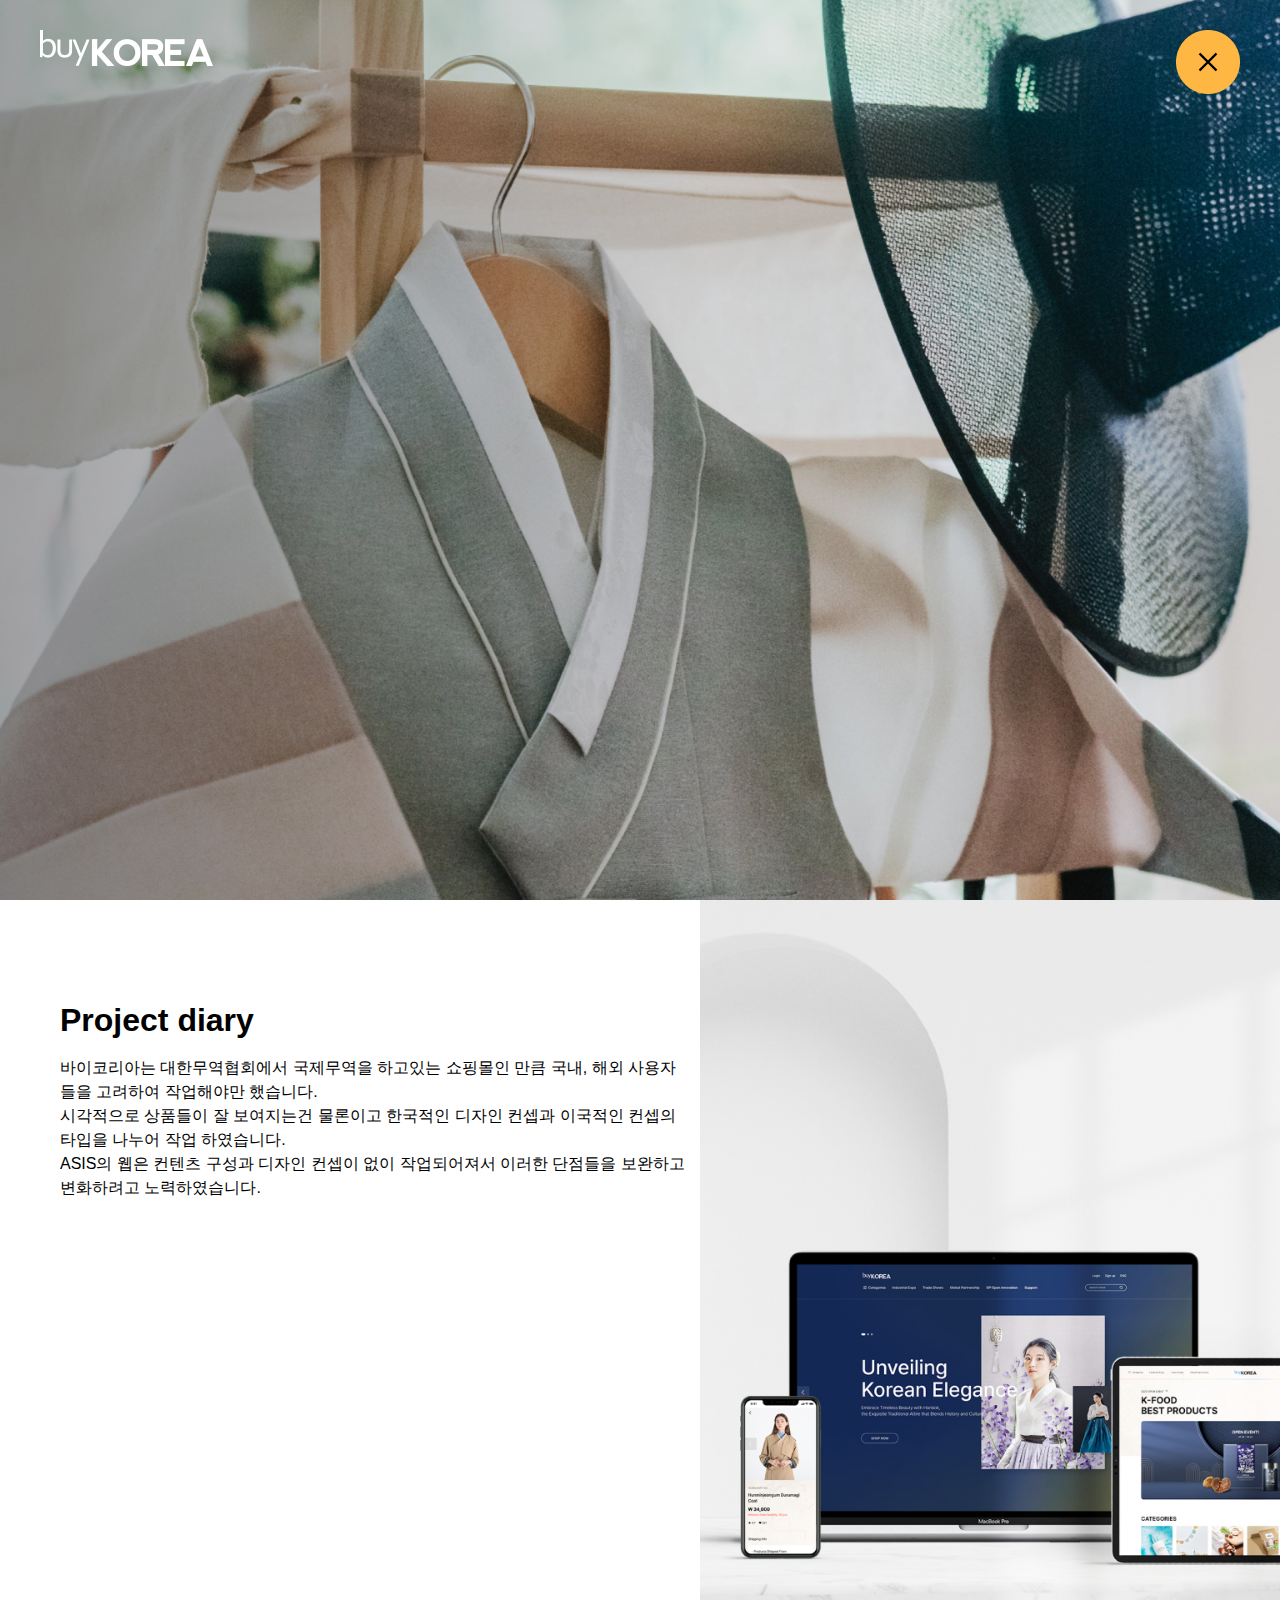
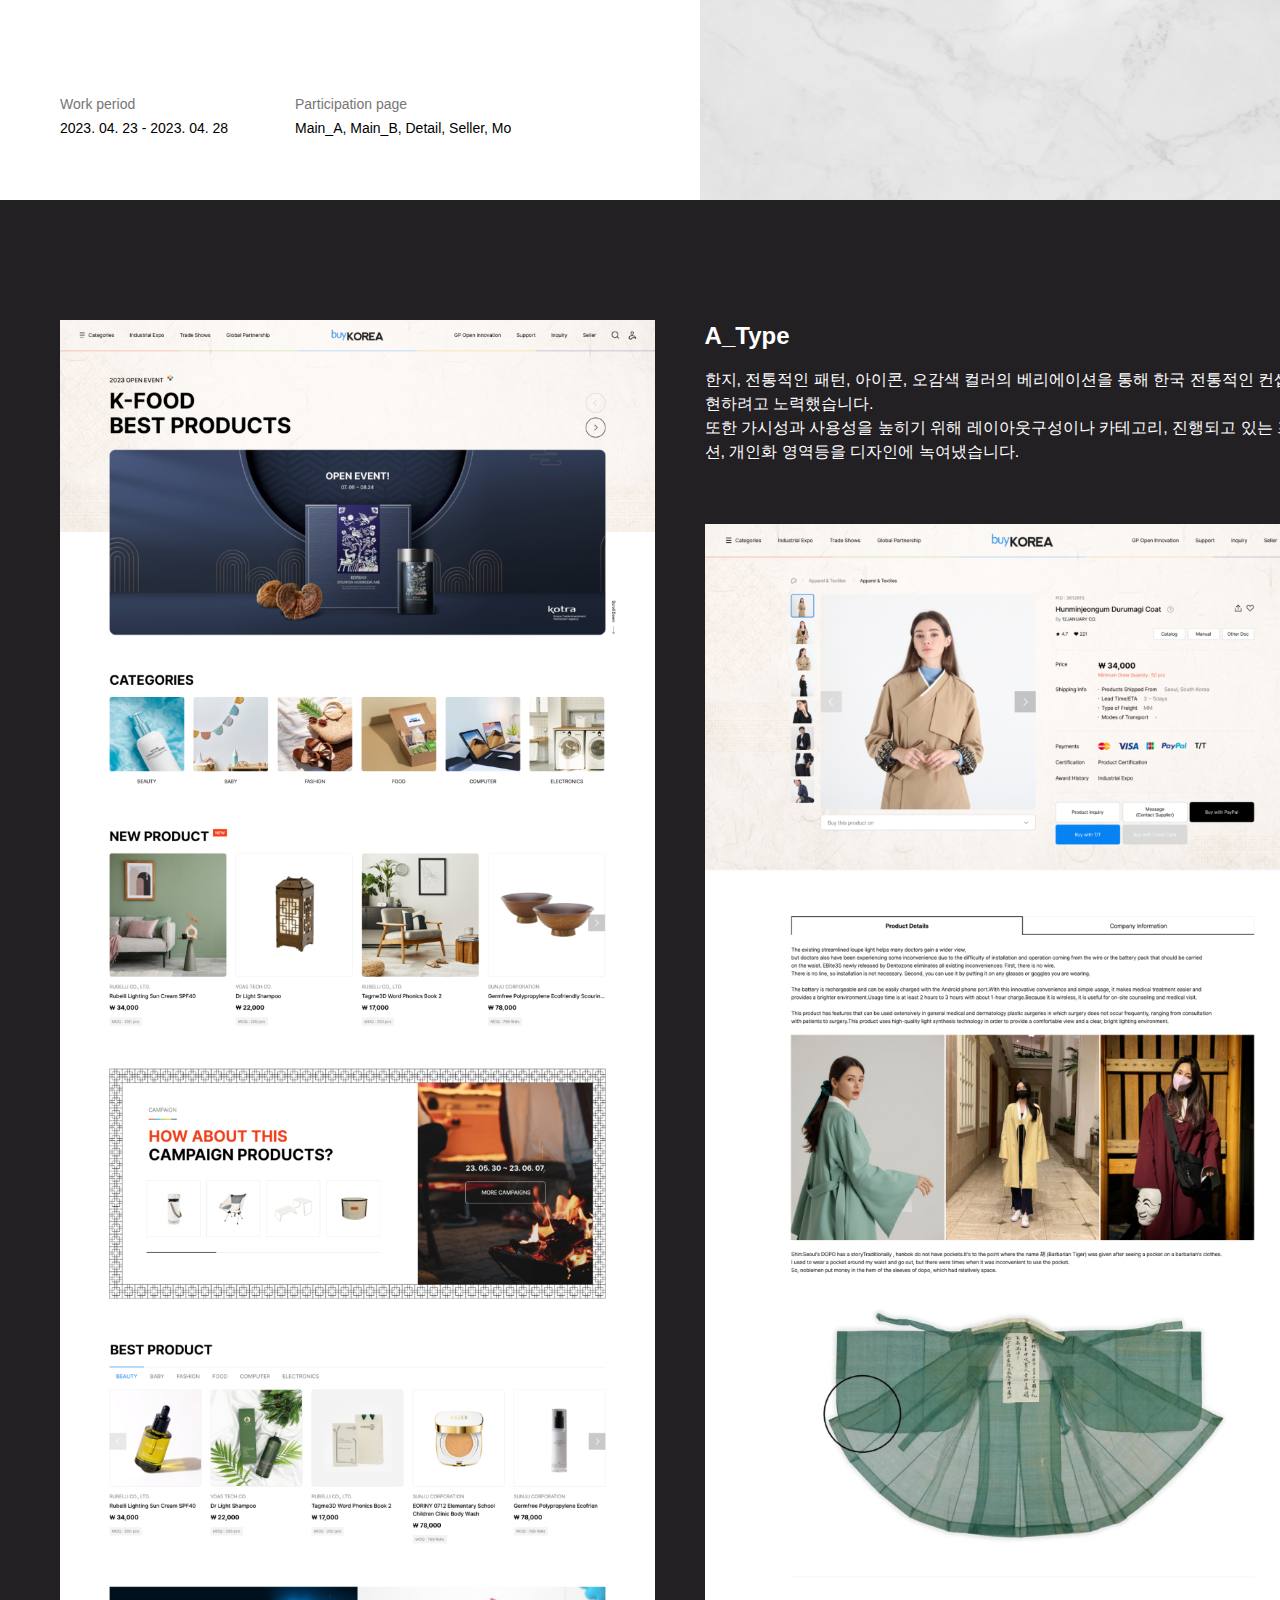
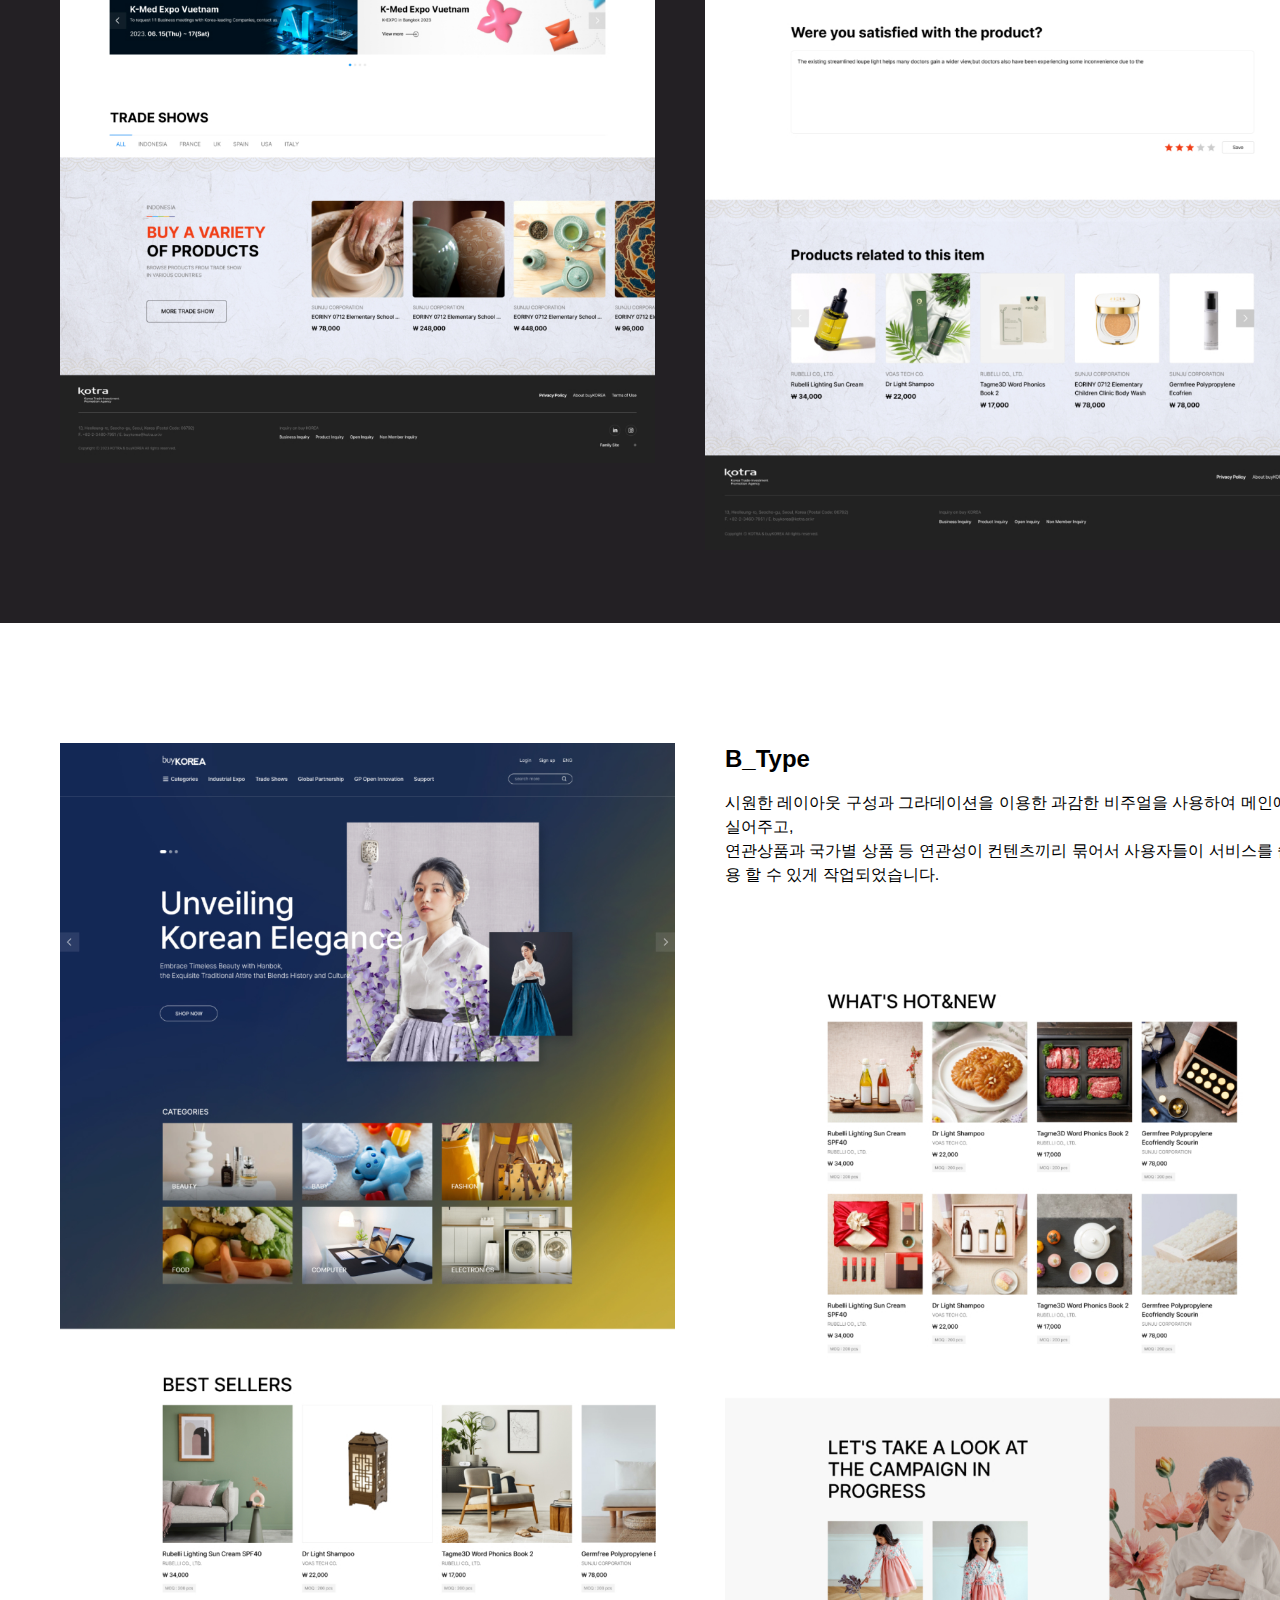
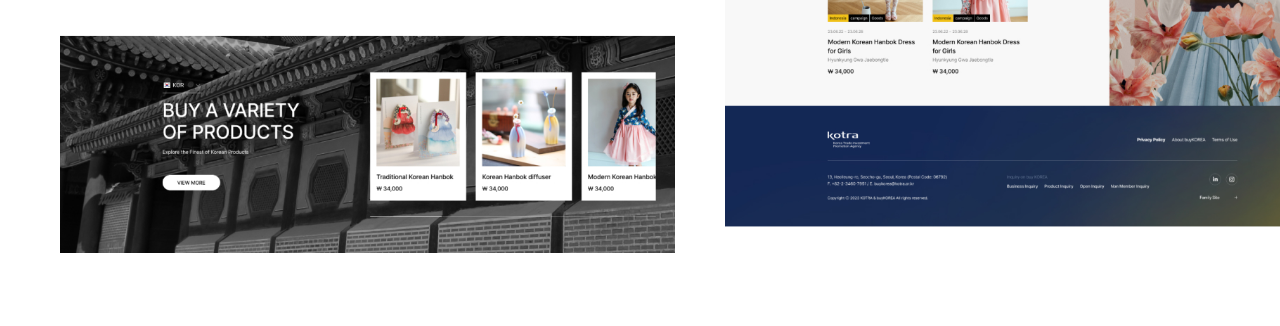
<file: sub/project04.html>
<!doctype html>
<html lang="ko">
	<head>
		<meta charset="UTF-8">
		<meta http-equiv="X-UA-Compatible" content="IE=edge">
		<meta name="viewport" content="width=device-width,initial-scale=1.0,minimum-scale=1.0,maximum-scale=1.0,user-scalable=no">
		<meta name="format-detection" content="telephone=no">
		<meta name="Author" content="">
		<meta name="Keywords" content="">
		<meta name="Description" content="">
		<title>디자이너 이영우 포트폴리오</title>
		<meta property="og:image" content="../favicon/og-image.png" />
		<meta property="og:title" content="">
		<meta property="og:description" content="">
		<link rel="apple-touch-icon" sizes="180x180" href="../favicon/apple-touch-icon.png">
		<link rel="icon" type="image/png" sizes="32x32" href="../favicon//favicon-32x32.png">
		<link rel="icon" type="image/png" sizes="16x16" href="../favicon//favicon-16x16.png">
		<link rel="stylesheet" href="../css/common.css?v=1910">
		<link rel="stylesheet" href="../css/layout.css?v=1910">
		<link rel="stylesheet" href="../css/swiper.css?v=1910">
		<script src="../js/jquery-1.12.4.min.js"></script>
		<script src="../js/swiper.js"></script>
		<script src="../js/layout.js"></script>
	</head>
	<body>
		<div id="wrap">
			<section class="intro">
				<div class="logo"><img src="../images/sub/pj4_logo.png" alt="바이코리아"></div>
				<img src="../images/sub/pj4_intro.jpg" alt="바이코리아">
			</section>
			<section class="infoContent">
				<div class="info_wrap">
					<div class="left_area">
						<div class="textBox">
							<h2 class="title">Project diary</h2>
							<p class="text">
								바이코리아는 대한무역협회에서 국제무역을 하고있는 쇼핑몰인 만큼 국내, 해외 사용자들을 고려하여 작업해야만 했습니다. <br>
								시각적으로 상품들이 잘 보여지는건 물론이고 한국적인 디자인 컨셉과 이국적인 컨셉의 타입을 나누어 작업 하였습니다. <br>
								ASIS의 웹은 컨텐츠 구성과 디자인 컨셉이 없이 작업되어져서 이러한 단점들을 보완하고 변화하려고 노력하였습니다. <br>
							</p>
						</div>
						<div class="foot_info">
							<dl class="c_01">
								<dt>Work period</dt>
								<dd>Participation page</dd>
							</dl>
							<dl>
								<dt>2023. 04. 23 - 2023. 04. 28</dt>
								<dd>Main_A, Main_B, Detail, Seller, Mo</dd>
							</dl>
						</div>
					</div>
					<div class="right_area" style="background-image: url(../images/sub/project_visual04.jpg);"></div>
				</div>
			</section>
			<section class="infoContent typeFull blackTheme" style="background-color: #232024;">
				<div class="info_wrap">
					<div class="full_area">
						<ul class="img_list">
							<li>
								<img src="../images/sub/Pj4_list1_01.jpg" alt="컨셉시안 이미지">
							</li>
							<li>
								<div class="textBox">
							<h2 class="title2">A_Type</h2>
							<p class="text">
								한지, 전통적인 패턴, 아이콘, 오감색 컬러의 베리에이션을 통해 한국 전통적인 컨셉을 표현하려고 노력했습니다. <br>
								또한 가시성과 사용성을 높히기 위해 레이아웃구성이나 카테고리, 진행되고 있는 프로모션, 개인화 영역등을 디자인에 녹여냈습니다.
							</p>
						</div>
								<img src="../images/sub/Pj4_list1_02.jpg" alt="컨셉시안 이미지">
							</li>
					</div>
				</div><!-- info_wrap -->
			</section>
			<section class="infoContent typeFull" style="background-color: F4F7FD;">
				<div class="info_wrap">
					<div class="full_area">
						<ul class="img_list">
							<li>
								<img src="../images/sub/Pj4_list2_01.jpg" alt="컨셉시안 이미지">
							</li>
							<li>
								<div class="textBox">
									<h2 class="title2">B_Type</h2>
									<p class="text">
										시원한 레이아웃 구성과 그라데이션을 이용한 과감한 비주얼을 사용하여 메인에 힘을 실어주고, <br>
										연관상품과 국가별 상품 등 연관성이 컨텐츠끼리 묶어서 사용자들이 서비스를 쉽게 이용 할 수 있게 작업되었습니다.
									</p>
								</div>
								<img src="../images/sub/Pj4_list2_02.jpg" alt="컨셉시안 이미지">
							</li>
					</div>
				</div><!-- info_wrap -->
			</section>
			<div class="btnClose">
				<a href="../" class="btn"><img src="../images/sub/btn_close.png" alt="뒤로가기"></a>
			</div>
		</div><!-- wrap -->
	</body>
</html>
</file>
<file: css/common.css>
*{margin:0; padding:0;}
*, *:before, *:after{-webkit-box-sizing:border-box; -moz-box-sizing:border-box; box-sizing:border-box;}
h1, h2, h3{font-size: 100%;}
div{box-sizing: border-box;}
html{height: 100%;-webkit-text-size-adjust:100%;-webkit-overflow-scrolling:touch;}
body{font-family:'Pretendard', sans-serif; font-size: 14px; color:#000;margin: 0; height: 100%; -webkit-overflow-scrolling: touch;l etter-spacing: 0px;}
dl,ul,ol,menu,li {list-style:none;}
img,hr{border:none;}
img{height: auto;vertical-align: middle}
a{vertical-align:top; color:#000;}
a:link, a:visited, a:hover, a:active, a:focus{color: inherit;text-decoration: none}
table{width:100%;border-collapse:collapse;border-spacing:0; table-layout:fixed;}
th,td,input,select,textarea,button{font-family: 'Pretendard', sans-serif; font-weight:400; font-size:12px; color:#000;}
caption{position: relative; overflow: hidden; width: 0px; height: 0px; font-size: 0; line-height: 0;}
legend{position:absolute; height:0; font-size:0; line-height:0; overflow:hidden; text-indent:-9999px;}
address,cite,em,i{font-style:normal;}
fieldset,iframe{border:0;}
header, nav, section, aside, footer, figure{display: block}
article,aside,bdi,details,dialog,figcaption,figure,footer,header,main,mark,menuit.em,meter,nav,progress,rp,rt,ruby,section,summary,time,wbr,
body,p,div,ul,li,dl,dt,dd,ol,fieldset,textarea,input,select,table,th,td,address,cite,h1,h2,h3,h4,h5,h6,strong,b,label,pre {font-size:inherit; color:inherit; letter-spacing: 0px;}
strong,h1,h2,h3,h4,h5,h6,th,b,dt {font-weight: 600;}
input,select{vertical-align:top; outline:none;}
input[type=text],
input[type=number],
input[type=email],
input[type=tel],
input[type=date],
input[type=password]{display: inline-block;width: 100%;border-width: 0; border-bottom: 1px solid #ecedef; font-weight: 400;background-color: inherit;height: 44px;font-size: 16px; color: #000; box-sizing: border-box; font-family: 'Pretendard', sans-serif; }
input[type=file],input[type=image],input[type=reset],input[type=button],input[type=submit] {cursor:pointer;}
input[type="text"]:disabled , select:disabled{color: #007abf;font-weight: 500;}
.disabled input[type="text"]:disabled{border-bottom: none;color: #495365;opacity: 0.6;}

::placeholder{color: #ccc;}
select{display:inline-block; width:100%; font-size: 14px; padding:0 0 0 10px; box-sizing:border-box; background:#fff; cursor:pointer; font-family: 'Pretendard', sans-serif; border-radius:0;appearance:none;-webkit-appearance:none; -moz-appearance:none; -o-appearance:none;}
select::-ms-expand { display: none; }
textarea	{display:inline-block; width:100%; padding:10px; border:1px solid #ddd; background:#fff; box-sizing:border-box; resize: none; color: #000; font-family:inherit;}
address,cite,em,i{font-style:normal;}
iframe{border:none; width:100%;}
fieldset{border:0;}
label{cursor:pointer;}
figure {margin:0;padding:0;}
button {border:0; outline: 0;background:transparent; cursor:pointer; font-family: inherit; font-size: inherit; color: inherit}
sup,sub	{line-height:1;}

.btn{display: inline-block; background-color: transparent; border: none;text-align: center;margin: 0;vertical-align: middle;text-decoration: none;overflow: visible;zoom: 1;white-space: nowrap;word-wrap: normal;word-break: normal;cursor: pointer;}
.blind{display: block; overflow: hidden; position: absolute !important; top: -1000em !important; left: 0 !important;}
.align_r{text-align: right;}
.align_l{text-align: left !important;}
.align_c{text-align: center !important;}
.wrap{position: relative;}
.clearfix:after{content:''; display:block; clear:both;}
.clearfix{zoom:1}
.fl_l {float:left;}
.fl_r {float:right;}
</file>
<file: css/layout.css>
i{display: inline-block;vertical-align: middle;}

#wrap{min-width: 1400px;height: 100%;}
#header{position: fixed;width: 100%;top: 0;left: 0;min-width: 1400px;z-index: 10;}
#header .inner{height: 100px;display: flex;     justify-content: space-between; align-items: center;padding: 0 60px;}
#header .inner .side_info{font-size: 0;}
#header .inner .side_info li{font-size: 14px;display: inline-block;color: #fff;margin-left: 24px;}
#header .inner .side_info li .btn{background-color: #FFB743;color: #000;font-weight: 500;height: 34px;line-height: 34px;padding: 0 16px;-webkit-border-radius: 54px;
-moz-border-radius: 54px;
border-radius: 54px;}

#header .inner .side_info li .icon{display: inline-block;width: 20px;height: 20px;background-position: 50%;background-repeat: no-repeat;margin-top: -1px;margin-right: 8px;}
#header .inner .side_info li .icon.i01{background-image: url(../images/common/gnb_icon_mail.png);}
#header .inner .side_info li .icon.i02{background-image: url(../images/common/gnb_cion_phone.png);}

.main_content{background-color: #000;padding: 0 60px;overflow: hidden; position: relative;padding-top: 160px; padding-bottom: 20px;}
.main_content .fp-tableCell{margin-right: -60px;}
.main_content .fp-tableCell .inner{}
.main_content .title{font-weight: 700;-webkit-transition: 0.3s;-moz-transition: 0.3s;-ms-transition: 0.3s;-o-transition: 0.3s;transition: 0.3s;font-size: 78px; color: #fff;line-height: 1.06;}
.main_content .title i{display: inline-block;font-size: 0;width: 92px;height: 82px;margin-top: -30px;-webkit-background-size: contain;background-size: contain;background-repeat: no-repeat;}
.main_content .title span{display: inline-block;}
.main_content{}
.slideWrap .swiper-slide{padding-bottom: 26.5%;position: relative;}
.slideWrap .swiper-slide .imgBox{height: 100%;width: 100%;position: absolute;top: 0;left: 0;}
.slideWrap .imgBox{position: relative; display: block; background-repeat: no-repeat; -webkit-background-size: contain;background-position: center 0;background-size: cover;-webkit-transition: all 0.4s;-moz-transition: all 0.4s;-ms-transition: all 0.4s;-o-transition: all 0.4s;transition: all 0.4s;}
.slideWrap .imgBox .over_box{opacity: 0;position: absolute;left: 0;top: 0;padding: 0 12px; height: 100%; width: 100%;color: #fff; line-height: 1.2;display: flex;  align-items: center; flex-direction: column; justify-content: center;-webkit-transition: all 0.4s;-moz-transition: all 0.4s;-ms-transition: all 0.4s;-o-transition: all 0.4s;transition: all 0.4s;}
.slideWrap .imgBox .over_box .title_box{display: block;width: 100%;text-align: center;margin:  12px 0 2px;} 
.slideWrap .imgBox .over_box .title_box img{max-width: 100%;}
.slideWrap .imgBox .mask{position: absolute;top: 0;left: 0;width: 100%;height: 100%;opacity: 0;background-color: #000;-webkit-transition: all 0.4s;-moz-transition: all 0.4s;-ms-transition: all 0.4s;-o-transition: all 0.4s;transition: all 0.4s;}
.slideWrap .imgBox:hover,
.slideWrap .imgBox:focus{-webkit-border-radius: 40%;-moz-border-radius: 40%;border-radius: 45%;}
.slideWrap .imgBox:hover .over_box,
.slideWrap .imgBox:focus .over_box{opacity: 1;}
.slideWrap .imgBox:hover .mask,
.slideWrap .imgBox:focus .mask{opacity: 0.3;}
.slideWrap .swiper-container{margin-left: -1px;}

.slideWrap .slide_list{display: none;padding-right: 22px;padding-right: 60px;margin-left: -1px;}
.slideWrap .slide_list:after{content:"";display: block;clear: both;}
.slideWrap .slide_list .imgBox{float: left;width: calc(25% - 30px);margin-right: 40px;padding-bottom: 27.4%;margin-bottom: 44px;}
.slideWrap .slide_list .imgBox:nth-child(4n){margin-right: 0;}


.main_content .swiper-container .swiper-button-next,
.main_content .swiper-container .swiper-button-prev{display: none;width: 64px;height: 64px;-webkit-background-size: 64px;background-size: 64px;}
.main_content .swiper-container:hover .swiper-button-next,
.main_content .swiper-container:hover .swiper-button-prev{display: block;}
.main_content .swiper-container .swiper-button-next{background-image: url(../images/main/sd_next_btn.png);right: 60px;}
.main_content .swiper-container .swiper-button-prev{background-image: url(../images/main/sd_prev_btn.png);}

.slide_area{position: absolute;	top: 50%;left: 50%;width: 375px;height: 805px;transform:translate(-50%,-50%);-webkit-transform:translate(-50%,-50%);-moz-transform:translate(-50%,-50%);-ms-transform:translate(-50%,-50%);-o-transform:translate(-50%,-50%);  -webkit-box-shadow: 8px 0px 25px 0px #ddd; -moz-box-shadow: 8px 0px 25px 0px #ddd; box-shadow: 8px 0px 25px 0px #ddd;}
.slide_area .swiper-container{width: 100%;height: 100%;}
.slide_area .swiper-container .swiper-slide{background-color: #ccc;background-repeat: no-repeat;}


.slideWrap{position: relative;margin-top: 50px;}
.slideWrap .change_btn{position: absolute;top: -82px;right: 60px;display: inline-block;color: #fff;text-align: right;}
.change_btn i{width: 20px;height: 20px;background-image: url(../images/main/icon_list_change.png);background-repeat: no-repeat;background-position: center;margin-top: -2px;}
.change_btn i.i02{background-image: url(../images/main/icon_list_changeOff.png);}
.change_btn .txt2{display: none;}

.intro{overflow: hidden;width: 100%;height: 100%;z-index: 999;}
.intro .logo{position: absolute;top: 30px;left: 40px;z-index: 1;}
.intro img{width: 100%;height: 100%;animation-duration: 1.5s;animation-name: intro2;animation-fill-mode: forwards;    object-fit: cover;}
@-webkit-keyframes intro {
	0% {opacity: 1;}
	100% {opacity: 0;z-index: -1;display: none;}
}
@-webkit-keyframes intro2 {
	0% {	transform: scale(100%, 100%) ;}
	100% {transform: scale(102%, 102%) ;}
}

.textBox .title{font-size: 32px;font-weight: 700;line-height: 40px;margin-bottom: 16px;}
.textBox .title2{font-size: 24px;font-weight: 700;line-height: 32px;margin-bottom: 16px;}
.textBox .sub_tit{font-size: 20px;font-weight: 700;line-height: 28px;margin-bottom: 12px;margin-top: 40px;}
.textBox .text{font-size: 16px;font-weight: 400;line-height: 24px;}
.textBox .title2 .gray{color: #787878;}
.textBox .title2 i.right{width: 23px;height: 12px;background-repeat: no-repeat;background-image: url(../images/sub/as_is_right.png);margin: -4px 15px 0;}


.blackTheme .title{color: #fff;}
.blackTheme .title2{color: #fff;}
.blackTheme .sub_tit{color: #fff;}
.blackTheme .text{color: #fff;}
.btnClose{position: fixed;top: 30px;right: 40px;z-index: 9999999;}

.infoContent{height: 100%;  min-width: 1400px;min-height: 750px;-webkit-background-size: cover;background-size: cover;}
.infoContent.Hauto{height: 1080px}
.infoContent .info_wrap{display: flex;height: 100%;min-height: 750px;}
.infoContent .info_wrap .left_area{overflow: hidden;width: 50%;position: relative;padding: 100px 10px 0 60px;}
.infoContent .info_wrap .foot_info{position: absolute;bottom: 64px;left: 60px;}
.infoContent .info_wrap .foot_info dl{display: flex;justify-content: flex-start;font-size: 14px;color: #000;margin-top: 8px;}
.infoContent .info_wrap .foot_info dl.c_01{color: #767676;}
.infoContent .info_wrap .foot_info dl:after{content:"";display: block;clear: both;}
.infoContent .info_wrap .foot_info dt{width: 175px;font-weight: 400;}
.infoContent .info_wrap .foot_info dd{padding-left: 60px;font-weight: 400;}
.infoContent .info_wrap .right_area {position: relative;padding: 100px 10px 0 60px;width: 50%;background-position: center;-webkit-background-size: cover;background-size: cover;background-repeat: no-repeat;}
.infoContent .info_wrap .full_area{padding: 80px 60px 73px 60px;}
.infoContent .info_wrap .full_area .sub_tit{margin-top: 0;}

.infoContent.typeFull{height: auto;}
.infoContent.typeFull .info_wrap .img_list{ display: flex;     justify-content: flex-start;margin-right: -50px;margin-top: 40px;}
.infoContent.typeFull .info_wrap .img_list li{ padding-right: 50px;}
.infoContent.typeFull .info_wrap .img_list li img{max-width: 100%;display: block;}
.infoContent.typeFull .info_wrap .img_list li img:nth-child(2),
.infoContent.typeFull .info_wrap .img_list li img:nth-child(3){margin-top: 40px;}
.infoContent.typeFull .info_wrap .img_list.type li{width: auto;}
.infoContent.typeFull .info_wrap .img_list .textBox{padding-bottom: 20px;}
.infoContent.typeFull .info_wrap .img_list .titBox{display: block;margin-bottom: -24px;}
.infoContent.typeFull .info_wrap .img_list .titBox span{display: inline-block;height: 34px;line-height: 34px;background-color: #787887;color: #fff;padding: 0 16px;-webkit-border-radius: 28px;-moz-border-radius: 28px;border-radius: 28px;}
.infoContent.typeFull .info_wrap .img_list .titBox.be span{background-color: #000;}


.listWrap{overflow: hidden;height: 1080px;background-color: #111;}
.listWrap ul{ display: flex; justify-content: space-between;padding: 0 35px;margin-top: -341px;}
.listWrap ul li{width: 25%;padding: 0 25px;  animation-duration:3s; animation-duration: normal; animation-direction:alternate; animation-fill-mode: forwards;}
.listWrap ul li .box{margin-bottom: 40px;}
.listWrap ul li:last-child{margin-right: 0;}
.listWrap ul li img{max-width: 100%;}
.listWrap.pc.on ul li:nth-child(odd){animation-name: nth1;}
.listWrap.pc.on ul li:nth-child(even){ padding-top: 200px;animation-name: nth4;}

.listWrap.mobile ul{margin-top: -370px;}
.listWrap.mobile ul li{width: 16.66666666666666%;}
.listWrap.mobile.on ul li:nth-child(odd){animation-name: Modd;}
.listWrap.mobile ul li:nth-child(even){padding-top: 100px;animation-name: Meven;}

 @-webkit-keyframes nth1 {
	0% {margin-top: 0;}
	100% {margin-top: 83px;}
}
@-webkit-keyframes nth4 {
	0% {margin-top: 0;}
	100% {margin-top: -117px;}
} 
@-webkit-keyframes Modd {
	0% {margin-top: 0;}
	100% {margin-top: 50px;}
}
@-webkit-keyframes Meven {
	0% {margin-top: 0;}
	100% {margin-top: -50px;}
}



.projectMain{padding: 80px 60px 0;background-image: url(../images/sub/projectMain1_bg.jpg);}
.projectMain .inner{width: 1280px;margin: 0 auto;}
.projectMain .inner.full{width: 100%;}
.projectMain.full{background-image: none;background-color: #fff;padding-bottom: 80px;}
.projectMain.full img{max-width: 100%;}
.flowContent{padding: 100px 60px 80px ;}
.flow_list{margin-top: 40px;display: flex; justify-content: flex-end; flex-wrap: wrap;margin-bottom: -96px;}
.flow_list li{position: relative;width: calc(33.3333% - 64px );margin-right: 96px;padding-bottom: 96px;}
.flow_list li:after{content:"";display: inline-block;position: absolute;top: 63px;right: -56px;width: 12px;height: 14px;background-image: url(../images/sub/icon_right.png);}
.flow_list li:nth-child(3){margin-right: 0}
.flow_list li:nth-child(3):after{display: none;}
.flow_list li:nth-child(5){margin-right: 0}
.flow_list li:nth-child(5):after{display: none;}
.flow_list li:nth-child(2):before,
.flow_list li:nth-child(3):before{content:"";display: inline-block;position: absolute;bottom: 40px;left: 50%;margin-left: -7px;width: 14px;height: 12px;background-image: url(../images/sub/icon_down.png);}
.flow_list li .box{display: flex;flex-direction: column; justify-content: center;height: 136px;text-align: center;background-color: #121213;border: 1px solid #0B3D26;-webkit-border-radius: 8px;-moz-border-radius: 8px;border-radius: 8px;}
.flow_list li .box .tit{font-size: 18px;font-weight: 600;color: #00F481;line-height: 26px;}
.flow_list li .box .txt{font-size: 14px;font-weight: 300;color: #fff;margin-top: 6px;line-height: 22px;}





@media (max-width:  1600px) { 
.listWrap{height: 1000px;}
}

@media (max-height: 850px) { 
.main_content{padding-top: 145px;}
.main_content .title{font-size: 70px;}
.main_content  .title i{width: 70px;height: 62px;margin-top: -20px;}
}

@media (max-height: 750px) { 
.main_content .title{font-size: 60px;}
.main_content  .title i{width: 60px;height: 53px;margin-top: -16px;}
}



@media (min-width: 768px) { 



}
</file>
